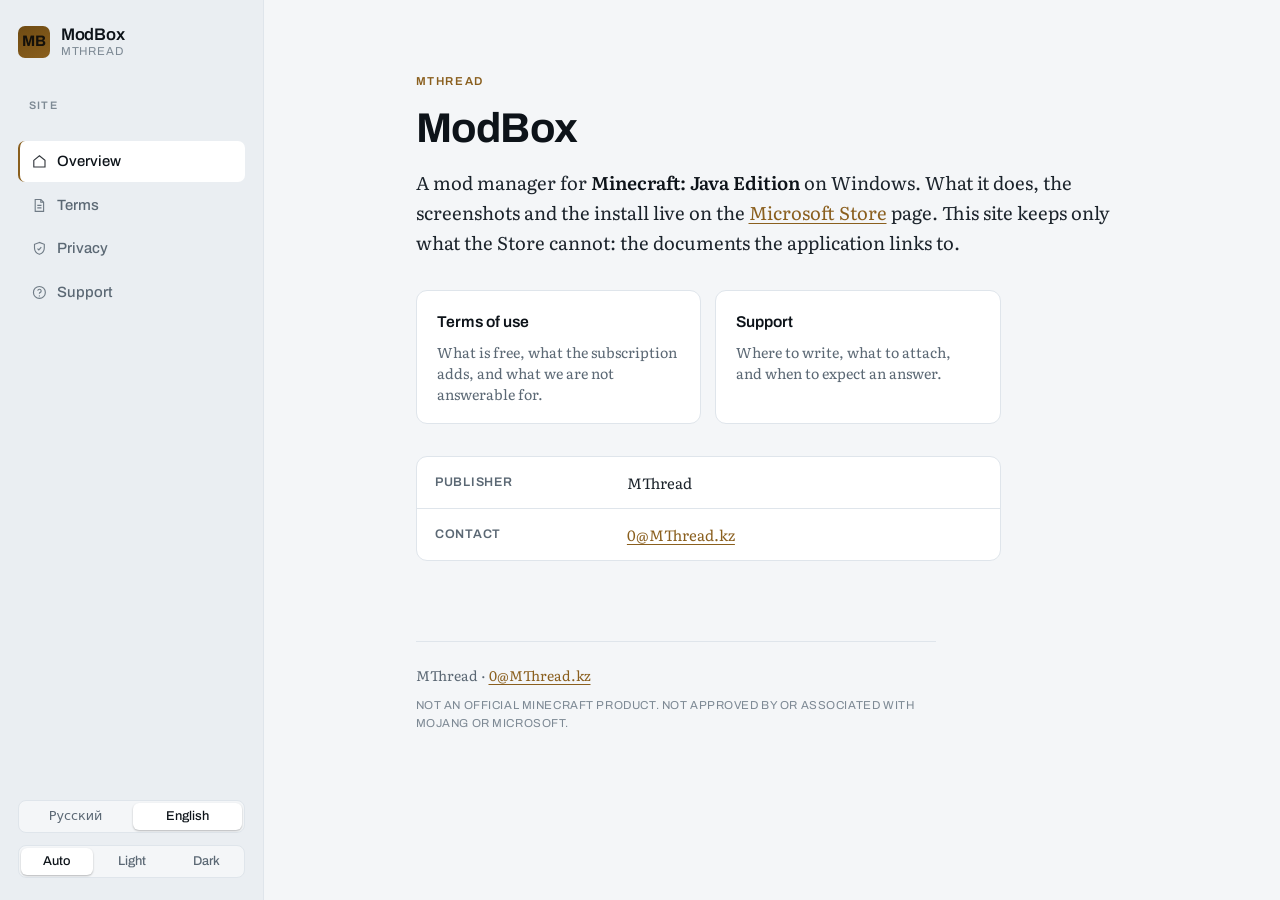
<file: index.html>
<!DOCTYPE html>
<html lang="ru">
<head>
<meta charset="utf-8" />
<meta name="viewport" content="width=device-width, initial-scale=1" />
<title data-ru="ModBox — MThread" data-en="ModBox — MThread">ModBox — MThread</title>
<meta name="robots" content="index, follow" />
<meta name="description" content="Документы ModBox: условия использования и поддержка. / ModBox documents: terms of use and support." />
<meta name="theme-color" content="#0f1419" />
<link rel="preconnect" href="https://fonts.googleapis.com" />
<link rel="preconnect" href="https://fonts.gstatic.com" crossorigin />
<link rel="stylesheet" href="https://fonts.googleapis.com/css2?family=Archivo:wght@400;500;600;700&amp;family=Literata:opsz,wght@7..72,400;7..72,500;7..72,600&amp;family=JetBrains+Mono:wght@400;500&amp;display=swap" />
<link rel="stylesheet" href="assets/site.css" />
</head>
<body data-active="ru">

<div class="shell">

  <aside class="rail">
    <a class="mark" href="" data-keep-lang>
      <span class="mark-glyph" aria-hidden="true">MB</span>
      <span class="mark-name">ModBox<span class="mark-by">MThread</span></span>
    </a>

    <nav aria-label="Разделы / Sections">
      <p class="rail-head"><span data-lang="ru">Сайт</span><span data-lang="en">Site</span></p>

      <a class="item" href="" aria-current="page" data-keep-lang>
        <svg viewBox="0 0 24 24" fill="none" stroke="currentColor" stroke-width="1.6" aria-hidden="true"><path d="M4 10.5 12 4l8 6.5V20H4z"/></svg>
        <span data-lang="ru">Обзор</span><span data-lang="en">Overview</span>
      </a>
      <a class="item" href="terms/" data-keep-lang>
        <svg viewBox="0 0 24 24" fill="none" stroke="currentColor" stroke-width="1.6" aria-hidden="true"><path d="M6 3.5h8l4 4V20.5H6z"/><path d="M14 3.5v4h4"/><path d="M9 12h6M9 15.5h6"/></svg>
        <span data-lang="ru">Условия</span><span data-lang="en">Terms</span>
      </a>
      <a class="item" href="privacy/" data-keep-lang>
        <svg viewBox="0 0 24 24" fill="none" stroke="currentColor" stroke-width="1.6" aria-hidden="true"><path d="M12 3.5 5 6.2v5.1c0 4 2.9 7.7 7 9.2 4.1-1.5 7-5.2 7-9.2V6.2z"/><path d="M9.3 12.2l1.9 1.9 3.5-3.9"/></svg>
        <span data-lang="ru">Конфиденциальность</span><span data-lang="en">Privacy</span>
      </a>
      <a class="item" href="support/" data-keep-lang>
        <svg viewBox="0 0 24 24" fill="none" stroke="currentColor" stroke-width="1.6" aria-hidden="true"><circle cx="12" cy="12" r="8.5"/><path d="M9.6 9.4a2.5 2.5 0 1 1 3.2 2.9c-.5.2-.8.7-.8 1.2v.4"/><circle cx="12" cy="17" r=".9" fill="currentColor" stroke="none"/></svg>
        <span data-lang="ru">Поддержка</span><span data-lang="en">Support</span>
      </a>
    </nav>

    <div class="rail-foot">
      <div class="switch" data-switch="lang" role="group" aria-label="Язык / Language">
        <button type="button" data-set-lang="ru" aria-pressed="false">Русский</button>
        <button type="button" data-set-lang="en" aria-pressed="false">English</button>
      </div>
      <div class="switch" data-switch="theme" role="group" aria-label="Тема / Theme">
        <button type="button" data-theme="auto" aria-pressed="false"><span data-lang="ru">Авто</span><span data-lang="en">Auto</span></button>
        <button type="button" data-theme="light" aria-pressed="false"><span data-lang="ru">Светлая</span><span data-lang="en">Light</span></button>
        <button type="button" data-theme="dark" aria-pressed="false"><span data-lang="ru">Тёмная</span><span data-lang="en">Dark</span></button>
      </div>
    </div>
  </aside>

  <main class="pane">
    <div class="page">

      <!-- ================================================== Russian -->
      <div data-lang="ru">
        <p class="eyebrow">MThread</p>
        <h1>ModBox</h1>
        <p class="lede">Менеджер модов для <strong>Minecraft: Java&nbsp;Edition</strong> под Windows.
        Что он умеет, снимки экрана и установка — на странице в <a href="https://apps.microsoft.com/detail/9MX2ZKZRB03H">Microsoft Store</a>.
        Здесь лежит только то, чего в магазине нет: документы, на которые ссылается приложение.</p>

        <ul class="cards">
          <li><a href="terms/" data-keep-lang><strong>Условия использования</strong><span>Что бесплатно, что входит в подписку и за что мы не отвечаем.</span></a></li>
          <li><a href="support/" data-keep-lang><strong>Поддержка</strong><span>Куда писать, что приложить и когда ждать ответа.</span></a></li>
        </ul>

        <dl class="facts">
          <div><dt>Издатель</dt><dd>MThread</dd></div>
          <div><dt>Связь</dt><dd><a href="mailto:0@MThread.kz">0@MThread.kz</a></dd></div>
        </dl>
      </div>

      <!-- ================================================== English -->
      <div data-lang="en">
        <p class="eyebrow">MThread</p>
        <h1>ModBox</h1>
        <p class="lede">A mod manager for <strong>Minecraft: Java&nbsp;Edition</strong> on Windows.
        What it does, the screenshots and the install live on the <a href="https://apps.microsoft.com/detail/9MX2ZKZRB03H">Microsoft Store</a> page.
        This site keeps only what the Store cannot: the documents the application links to.</p>

        <ul class="cards">
          <li><a href="terms/" data-keep-lang><strong>Terms of use</strong><span>What is free, what the subscription adds, and what we are not answerable for.</span></a></li>
          <li><a href="support/" data-keep-lang><strong>Support</strong><span>Where to write, what to attach, and when to expect an answer.</span></a></li>
        </ul>

        <dl class="facts">
          <div><dt>Publisher</dt><dd>MThread</dd></div>
          <div><dt>Contact</dt><dd><a href="mailto:0@MThread.kz">0@MThread.kz</a></dd></div>
        </dl>
      </div>

      <footer class="foot">
        <p>MThread · <a href="mailto:0@MThread.kz">0@MThread.kz</a></p>
        <p class="disclaimer"><span data-lang="ru">Не является официальным продуктом Minecraft. Не одобрено Mojang или Microsoft и не связано с ними.</span><span data-lang="en">Not an official Minecraft product. Not approved by or associated with Mojang or Microsoft.</span></p>
      </footer>

    </div>
  </main>
</div>

<script src="assets/site.js"></script>
</body>
</html>
</file>
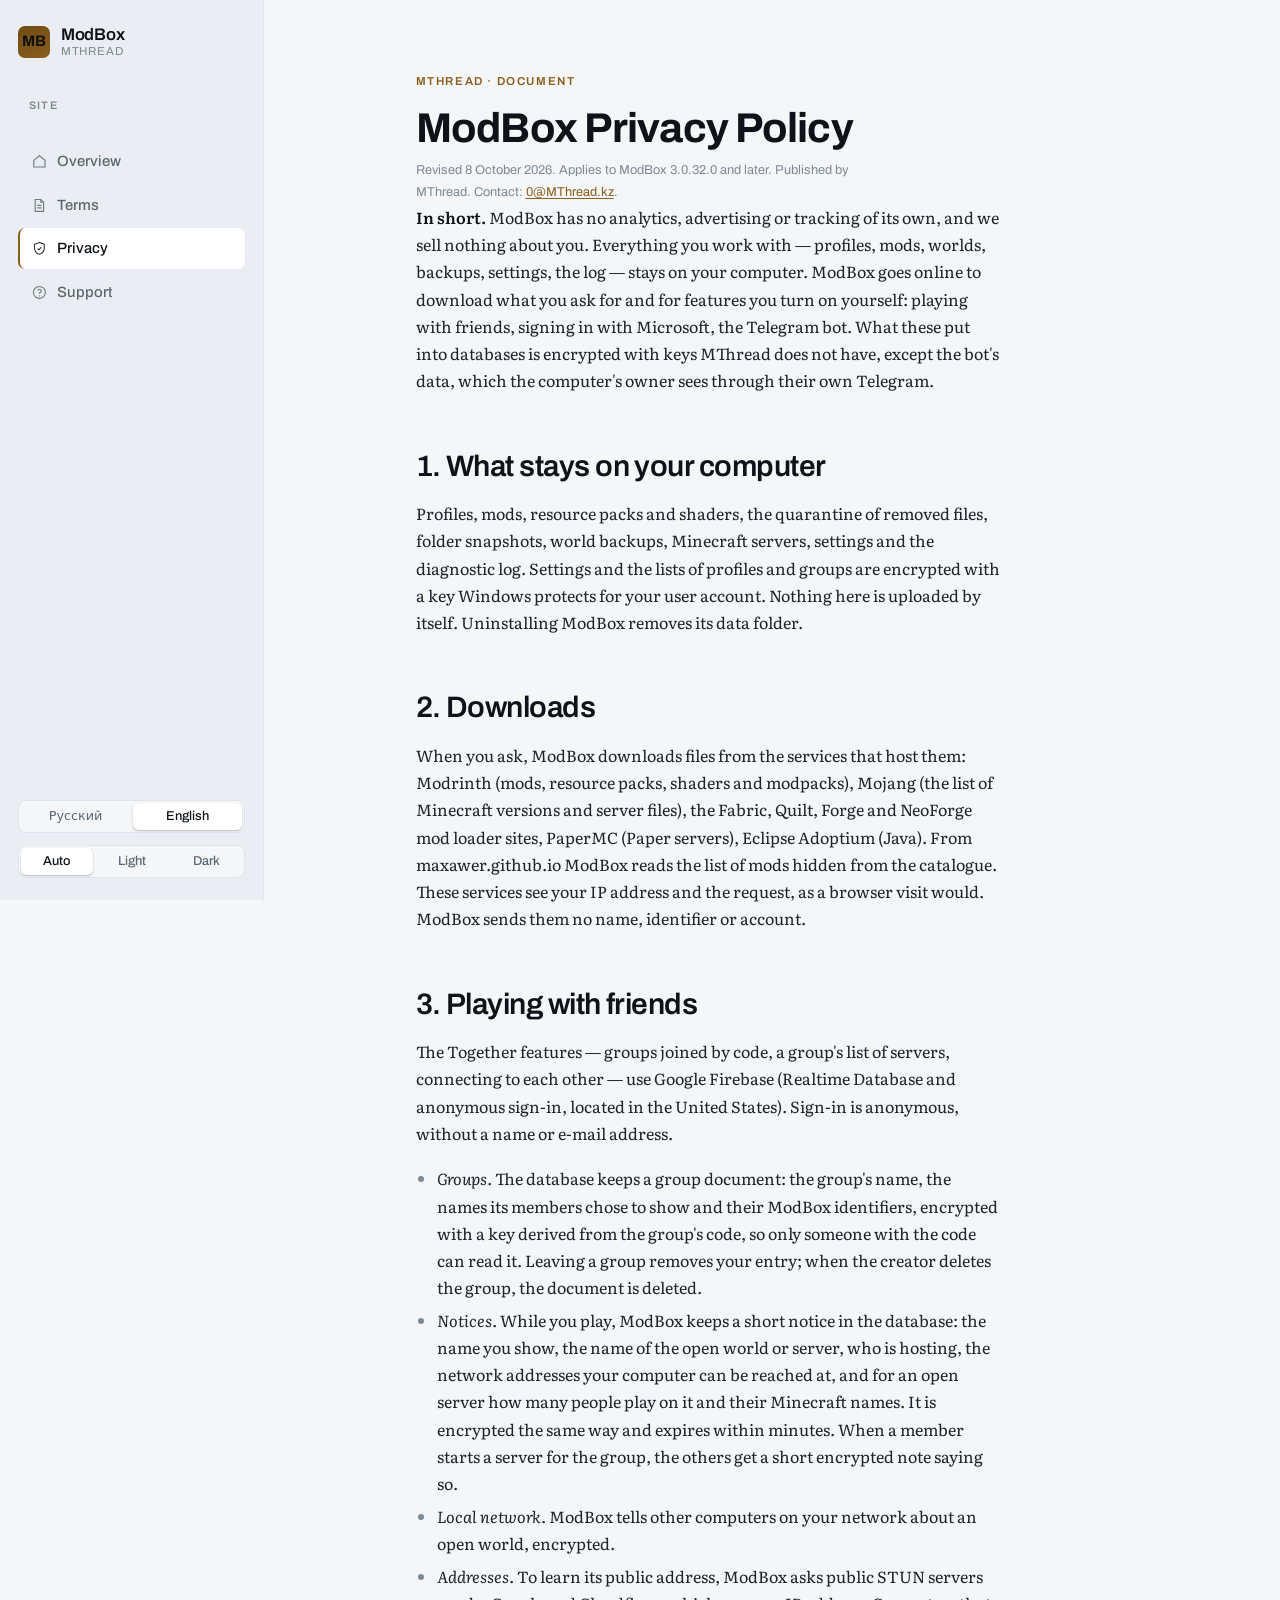
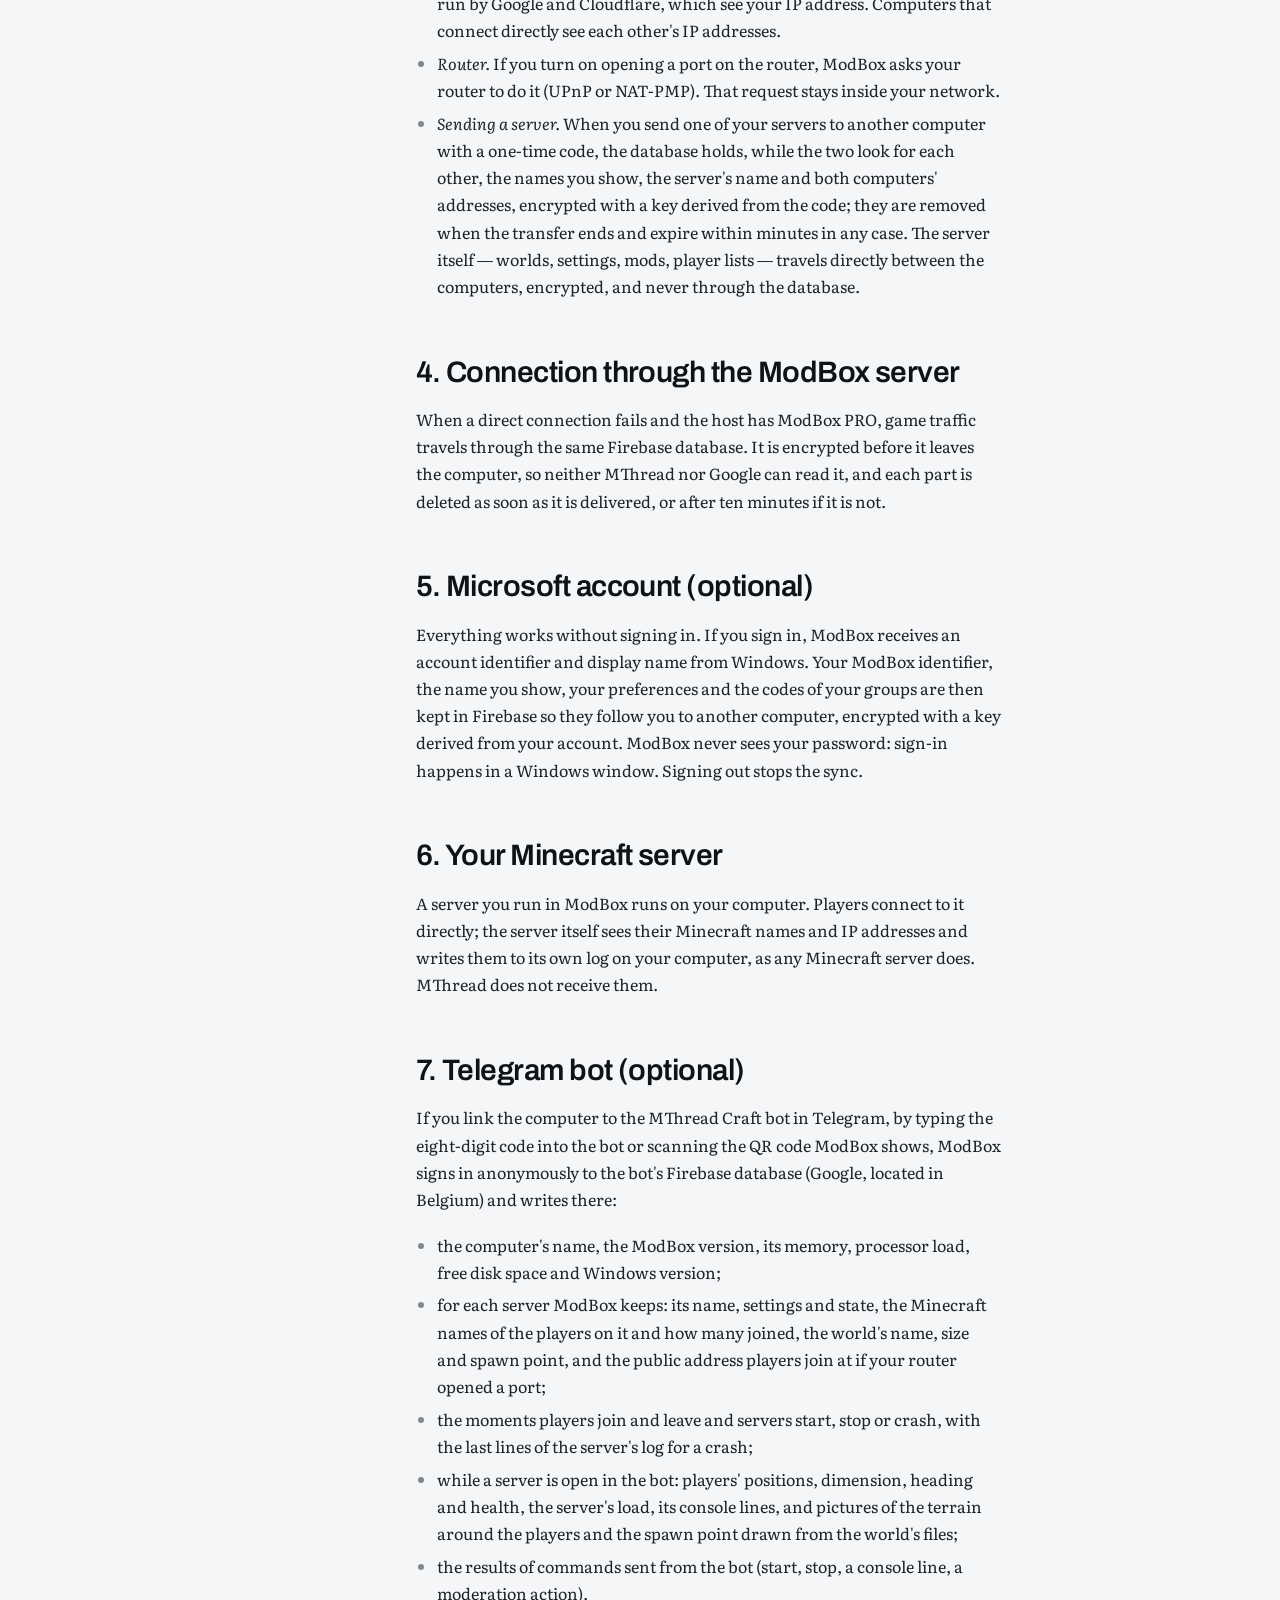
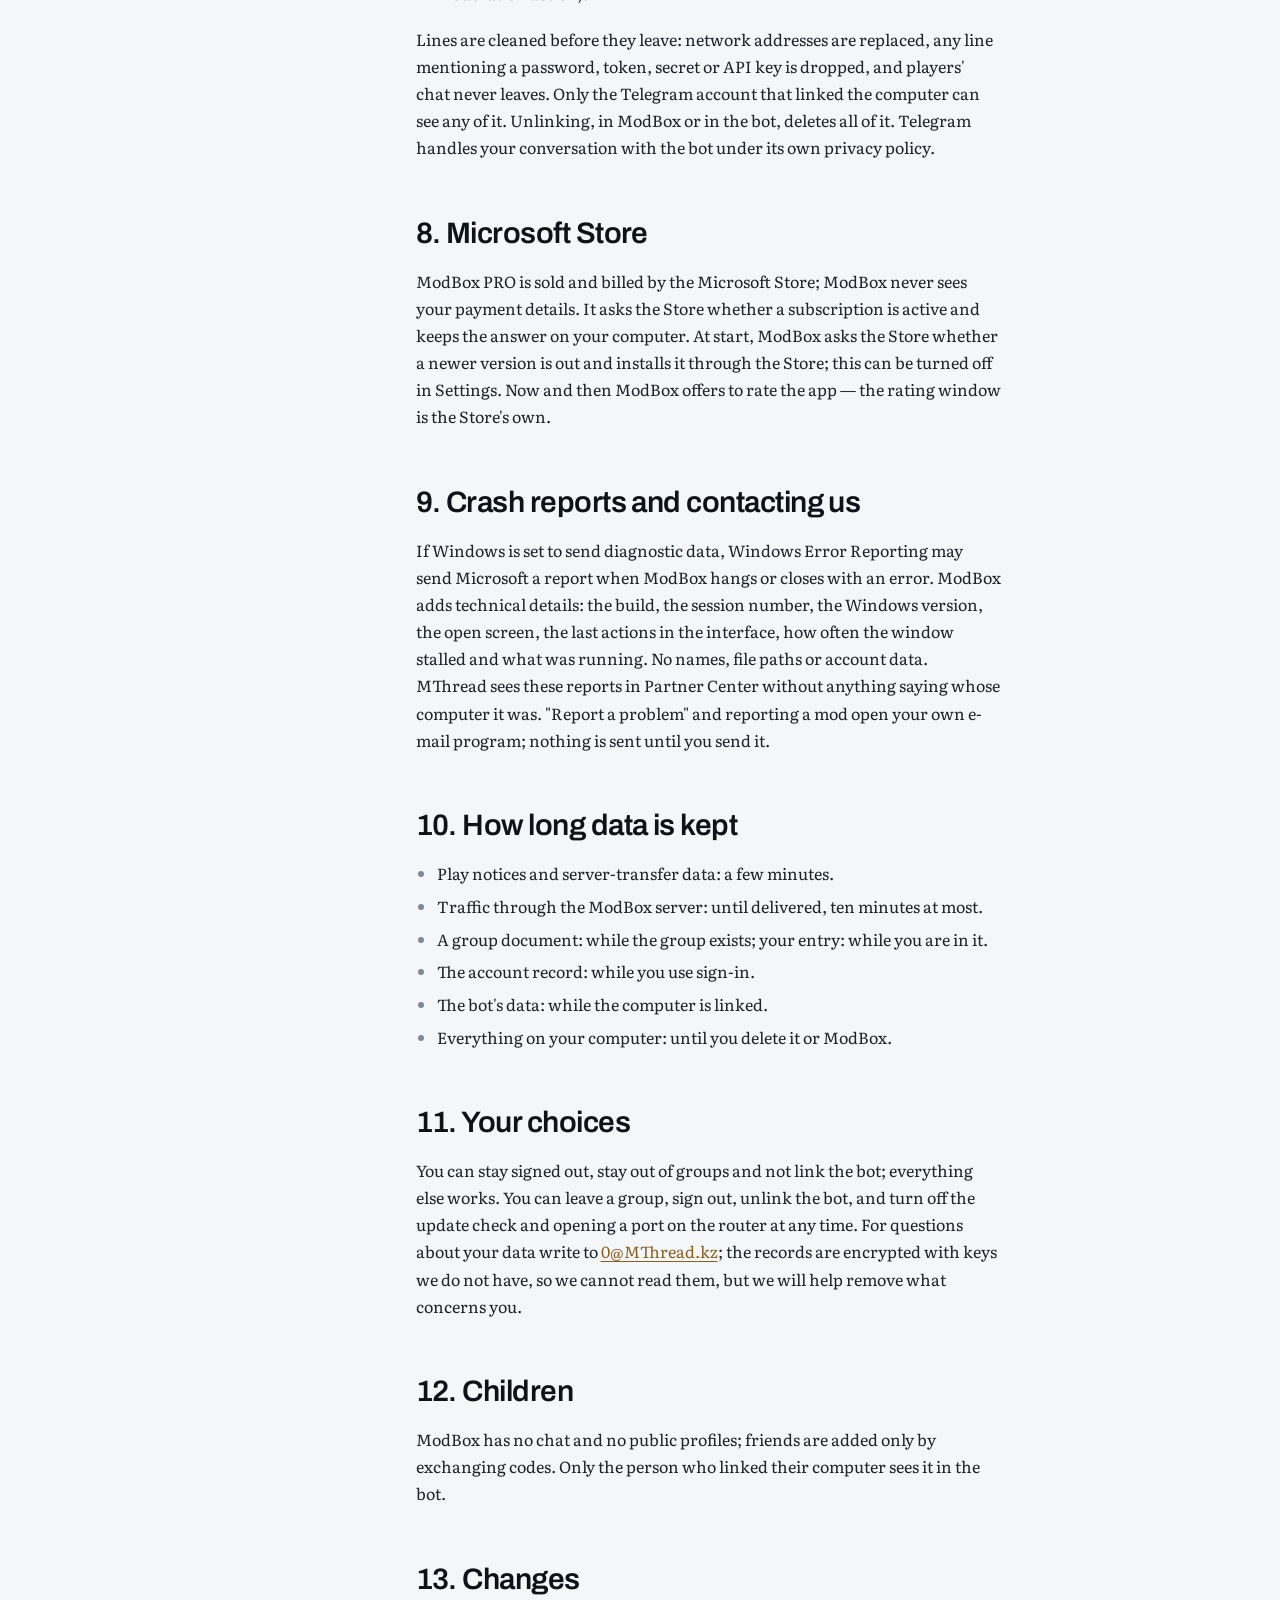
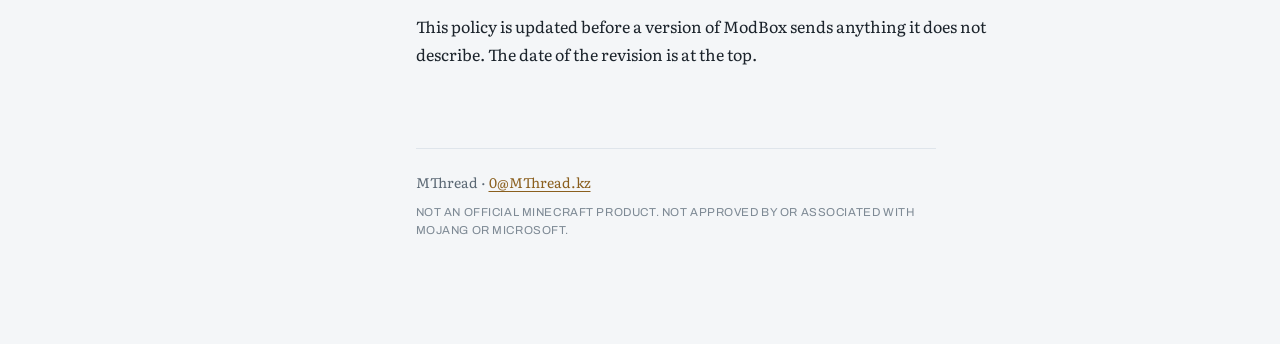
<file: privacy/index.html>
<!DOCTYPE html>
<html lang="ru">
<head>
<meta charset="utf-8" />
<meta name="viewport" content="width=device-width, initial-scale=1" />
<title data-ru="Политика конфиденциальности — ModBox" data-en="Privacy policy — ModBox">Политика конфиденциальности — ModBox</title>
<meta name="robots" content="index, follow" />
<meta name="description" content="Политика конфиденциальности ModBox. / The privacy policy for ModBox." />
<meta name="theme-color" content="#0f1419" />
<link rel="preconnect" href="https://fonts.googleapis.com" />
<link rel="preconnect" href="https://fonts.gstatic.com" crossorigin />
<link rel="stylesheet" href="https://fonts.googleapis.com/css2?family=Archivo:wght@400;500;600;700&amp;family=Literata:opsz,wght@7..72,400;7..72,500;7..72,600&amp;family=JetBrains+Mono:wght@400;500&amp;display=swap" />
<link rel="stylesheet" href="../assets/site.css" />
</head>
<body data-active="ru">

<div class="shell">

  <aside class="rail">
    <a class="mark" href="../" data-keep-lang>
      <span class="mark-glyph" aria-hidden="true">MB</span>
      <span class="mark-name">ModBox<span class="mark-by">MThread</span></span>
    </a>

    <nav aria-label="Разделы / Sections">
      <p class="rail-head"><span data-lang="ru">Сайт</span><span data-lang="en">Site</span></p>

      <a class="item" href="../" data-keep-lang>
        <svg viewBox="0 0 24 24" fill="none" stroke="currentColor" stroke-width="1.6" aria-hidden="true"><path d="M4 10.5 12 4l8 6.5V20H4z"/></svg>
        <span data-lang="ru">Обзор</span><span data-lang="en">Overview</span>
      </a>
      <a class="item" href="../terms/" data-keep-lang>
        <svg viewBox="0 0 24 24" fill="none" stroke="currentColor" stroke-width="1.6" aria-hidden="true"><path d="M6 3.5h8l4 4V20.5H6z"/><path d="M14 3.5v4h4"/><path d="M9 12h6M9 15.5h6"/></svg>
        <span data-lang="ru">Условия</span><span data-lang="en">Terms</span>
      </a>
      <a class="item" href="../privacy/" aria-current="page" data-keep-lang>
        <svg viewBox="0 0 24 24" fill="none" stroke="currentColor" stroke-width="1.6" aria-hidden="true"><path d="M12 3.5 5 6.2v5.1c0 4 2.9 7.7 7 9.2 4.1-1.5 7-5.2 7-9.2V6.2z"/><path d="M9.3 12.2l1.9 1.9 3.5-3.9"/></svg>
        <span data-lang="ru">Конфиденциальность</span><span data-lang="en">Privacy</span>
      </a>
      <a class="item" href="../support/" data-keep-lang>
        <svg viewBox="0 0 24 24" fill="none" stroke="currentColor" stroke-width="1.6" aria-hidden="true"><circle cx="12" cy="12" r="8.5"/><path d="M9.6 9.4a2.5 2.5 0 1 1 3.2 2.9c-.5.2-.8.7-.8 1.2v.4"/><circle cx="12" cy="17" r=".9" fill="currentColor" stroke="none"/></svg>
        <span data-lang="ru">Поддержка</span><span data-lang="en">Support</span>
      </a>
    </nav>

    <div class="rail-foot">
      <div class="switch" data-switch="lang" role="group" aria-label="Язык / Language">
        <button type="button" data-set-lang="ru" aria-pressed="false">Русский</button>
        <button type="button" data-set-lang="en" aria-pressed="false">English</button>
      </div>
      <div class="switch" data-switch="theme" role="group" aria-label="Тема / Theme">
        <button type="button" data-theme="auto" aria-pressed="false"><span data-lang="ru">Авто</span><span data-lang="en">Auto</span></button>
        <button type="button" data-theme="light" aria-pressed="false"><span data-lang="ru">Светлая</span><span data-lang="en">Light</span></button>
        <button type="button" data-theme="dark" aria-pressed="false"><span data-lang="ru">Тёмная</span><span data-lang="en">Dark</span></button>
      </div>
    </div>
  </aside>

  <main class="pane">
    <div class="page">

      <!-- ================================================== Russian -->
      <div data-lang="ru">
        <p class="eyebrow">MThread · Документ</p>
        <h1>Политика конфиденциальности ModBox</h1>
        <p class="updated">Редакция от 8 октября 2026 года. Применяется к ModBox 3.0.32.0 и более новым версиям. Издатель — MThread. Связь: <a href="mailto:0@MThread.kz">0@MThread.kz</a>.</p>

        <p><strong>Коротко.</strong> Своей аналитики, рекламы и слежки в ModBox нет, и мы ничего не продаём. Всё, с чем вы работаете, — сборки, моды, миры, резервные копии, настройки, журнал — лежит на вашем компьютере. В сеть ModBox выходит, чтобы скачать то, что вы попросили, и для функций, которые вы включаете сами: игра с друзьями, вход через Microsoft, Telegram-бот. Всё, что для этого уходит в базы данных, зашифровано ключами, которых у MThread нет, кроме сведений для бота: их видит владелец компьютера через свой Telegram.</p>
        <h2>1. Что хранится на вашем компьютере</h2>
        <p>Сборки (профили), моды, ресурс-паки и шейдеры, карантин удалённого, снимки папок, резервные копии миров, серверы Minecraft, настройки и диагностический журнал. Настройки, список сборок и групп зашифрованы ключом, который защищает Windows для вашей учётной записи. Ничто из этого не загружается само. Удаление ModBox удаляет его папку данных.</p>
        <h2>2. Скачивания</h2>
        <p>Когда вы просите, ModBox скачивает файлы у служб, которые их хранят: Modrinth (каталог модов, ресурс-паков, шейдеров и сборок), Mojang (список версий Minecraft и файлы сервера), сайты загрузчиков модов Fabric, Quilt, Forge и NeoForge, PaperMC (серверы Paper), Eclipse Adoptium (Java). С maxawer.github.io ModBox читает список модов, скрытых из каталога. Эти службы видят ваш IP-адрес и сам запрос — как при открытии страницы в браузере. Имени, идентификатора или аккаунта ModBox им не передаёт.</p>
        <h2>3. Игра с друзьями</h2>
        <p>Функции «Вместе»: группы по коду, общий список серверов группы, подключение друг к другу. Для них ModBox пользуется Google Firebase (Realtime Database и анонимный вход, серверы в США). Вход анонимный, без имени и почты.</p>
        <ul>
          <li><em>Группа.</em> В базе хранится документ группы: её название, имена, которые участники выбрали для показа, и их идентификаторы ModBox. Документ зашифрован ключом, который выводится из кода группы, поэтому прочитать его может только тот, у кого есть код. Когда вы выходите из группы, ваша запись из документа убирается; когда создатель удаляет группу, удаляется документ.</li>
          <li><em>Объявления.</em> Пока вы играете, ModBox держит в базе короткое объявление: ваше имя для показа, название открытого мира или сервера, кто его ведёт, сетевые адреса, по которым до вашего компьютера можно достучаться, а для открытого сервера — сколько на нём игроков и их ники в Minecraft. Объявление зашифровано так же и истекает через несколько минут. Когда участник запускает сервер для группы, остальным остаётся короткая зашифрованная записка об этом.</li>
          <li><em>Локальная сеть.</em> Другим компьютерам вашей сети ModBox сообщает об открытом мире в зашифрованном виде.</li>
          <li><em>Адреса.</em> Чтобы узнать внешний адрес компьютера, ModBox спрашивает публичные STUN-серверы Google и Cloudflare — они видят ваш IP-адрес. При прямом подключении компьютеры видят IP-адреса друг друга.</li>
          <li><em>Роутер.</em> Если вы включили открытие порта на роутере, ModBox просит об этом ваш роутер (UPnP или NAT-PMP). Этот запрос не выходит за пределы вашей сети.</li>
          <li><em>Передача сервера.</em> Когда вы отправляете свой сервер на другой компьютер по разовому коду, в базе на время поиска лежат имена для показа, название сервера и адреса обоих компьютеров, зашифрованные ключом из кода; они удаляются по окончании и в любом случае истекают через несколько минут. Сам сервер — миры, настройки, моды, списки игроков — идёт напрямую с компьютера на компьютер, зашифрованным, и через базу не проходит.</li>
        </ul>
        <h2>4. Подключение через сервер ModBox</h2>
        <p>Если напрямую подключиться не выходит, а у того, кто ведёт игру, есть ModBox PRO, игровой трафик идёт через ту же базу Firebase. Он шифруется ещё на компьютере, поэтому ни MThread, ни Google его не прочитают, и каждая часть удаляется сразу после доставки, а недоставленная — через десять минут.</p>
        <h2>5. Аккаунт Microsoft (по желанию)</h2>
        <p>Всё работает и без входа. Если вы входите, ModBox получает от Windows идентификатор аккаунта и отображаемое имя. Тогда ваш идентификатор в ModBox, имя для показа, настройки и коды ваших групп хранятся в Firebase, чтобы переехать с вами на другой компьютер, — зашифрованными ключом из вашего аккаунта. Пароль ModBox не видит: вход проходит в окне Windows. Выход из аккаунта прекращает синхронизацию.</p>
        <h2>6. Ваш сервер Minecraft</h2>
        <p>Сервер, который вы запускаете в ModBox, работает на вашем компьютере. Игроки подключаются к нему напрямую; их ники и IP-адреса видит сам сервер и пишет в свой журнал на вашем компьютере, как любой сервер Minecraft. MThread этих данных не получает.</p>
        <h2>7. Telegram-бот (по желанию)</h2>
        <p>Если вы привязываете компьютер к боту MThread Craft в Telegram, введя в боте восьмизначный код или отсканировав QR-код из ModBox, ModBox анонимно входит в базу Firebase бота (Google, серверы в Бельгии) и пишет туда:</p>
        <ul>
          <li>имя компьютера, версию ModBox, объём памяти, загрузку процессора, свободное место на диске, версию Windows;</li>
          <li>по каждому серверу ModBox — название, настройки и состояние, ники игроков на нём и сколько заходило, название, размер и точку появления мира, внешний адрес для подключения, если роутер открыл порт;</li>
          <li>моменты входа и выхода игроков, запуска, остановки и падения серверов, а при падении — последние строки журнала сервера;</li>
          <li>пока сервер открыт в боте — положение, измерение, направление взгляда и здоровье игроков, нагрузку сервера, строки консоли и картинки местности вокруг игроков и точки появления, нарисованные из файлов мира;</li>
          <li>результаты команд, которые пришли из бота (запуск, остановка, строка консоли, действие модерации).</li>
        </ul>
        <p>Строки очищаются до отправки: сетевые адреса заменяются, строка с паролем, токеном, секретом или ключом API не уходит вовсе, чат игроков не уходит никогда. Всё это видит только аккаунт Telegram, к которому привязан компьютер. Отвязка — в ModBox или в боте — удаляет всё. Сам Telegram обрабатывает вашу переписку с ботом по своей политике конфиденциальности.</p>
        <h2>8. Microsoft Store</h2>
        <p>ModBox PRO продаёт и списывает Microsoft Store; платёжных данных ModBox не видит. Он спрашивает у Store, действует ли подписка, и хранит ответ на компьютере. При запуске ModBox спрашивает у Store, не вышла ли новая версия, и ставит её через Store; это выключается в настройках. Иногда ModBox предлагает оценить приложение — окно оценки показывает сам Store.</p>
        <h2>9. Отчёты о сбоях и обращения</h2>
        <p>Если в Windows включена отправка диагностических данных, служба отчётов об ошибках Windows может отправить Microsoft отчёт, когда ModBox зависает или закрывается с ошибкой. ModBox добавляет в него технические сведения: версию сборки, номер сеанса, версию Windows, открытый экран, последние действия в интерфейсе, сколько раз окно подвисало и что было запущено. Имён, путей к файлам и данных аккаунта там нет. Эти отчёты MThread видит в Partner Center без сведений о том, чей это компьютер. «Сообщить о проблеме» и «Пожаловаться» на мод открывают вашу почтовую программу; ничего не уходит, пока вы сами не отправите письмо.</p>
        <h2>10. Сроки хранения</h2>
        <ul>
          <li>Объявления об игре, данные передачи сервера — несколько минут.</li>
          <li>Части трафика через сервер ModBox — до доставки, не дольше десяти минут.</li>
          <li>Документ группы — пока группа существует; ваша запись — пока вы в ней.</li>
          <li>Запись аккаунта — пока вы пользуетесь входом.</li>
          <li>Данные бота — пока компьютер привязан.</li>
          <li>Всё на компьютере — пока вы не удалите это или ModBox.</li>
        </ul>
        <h2>11. Ваш выбор</h2>
        <p>Не входить в аккаунт, не вступать в группы, не привязывать бота — всё остальное работает. Выйти из группы, выйти из аккаунта, отвязать бота, выключить проверку обновлений и открытие порта на роутере можно в любой момент. По вопросам о ваших данных пишите на <a href="mailto:0@MThread.kz">0@MThread.kz</a>; так как записи зашифрованы ключами, которых у нас нет, мы не можем их прочитать, но поможем удалить то, что относится к вам.</p>
        <h2>12. Дети</h2>
        <p>В ModBox нет чата и публичных профилей; друзья добавляются только обменом кодами. Бот видит только тот, кто привязал свой компьютер.</p>
        <h2>13. Изменения</h2>
        <p>Политика обновляется до выхода версии, которая передаёт что-то, здесь не описанное. Дата редакции стоит вверху.</p>
      </div>

      <!-- ================================================== English -->
      <div data-lang="en">
        <p class="eyebrow">MThread · Document</p>
        <h1>ModBox Privacy Policy</h1>
        <p class="updated">Revised 8 October 2026. Applies to ModBox 3.0.32.0 and later. Published by MThread. Contact: <a href="mailto:0@MThread.kz">0@MThread.kz</a>.</p>

        <p><strong>In short.</strong> ModBox has no analytics, advertising or tracking of its own, and we sell nothing about you. Everything you work with — profiles, mods, worlds, backups, settings, the log — stays on your computer. ModBox goes online to download what you ask for and for features you turn on yourself: playing with friends, signing in with Microsoft, the Telegram bot. What these put into databases is encrypted with keys MThread does not have, except the bot's data, which the computer's owner sees through their own Telegram.</p>
        <h2>1. What stays on your computer</h2>
        <p>Profiles, mods, resource packs and shaders, the quarantine of removed files, folder snapshots, world backups, Minecraft servers, settings and the diagnostic log. Settings and the lists of profiles and groups are encrypted with a key Windows protects for your user account. Nothing here is uploaded by itself. Uninstalling ModBox removes its data folder.</p>
        <h2>2. Downloads</h2>
        <p>When you ask, ModBox downloads files from the services that host them: Modrinth (mods, resource packs, shaders and modpacks), Mojang (the list of Minecraft versions and server files), the Fabric, Quilt, Forge and NeoForge mod loader sites, PaperMC (Paper servers), Eclipse Adoptium (Java). From maxawer.github.io ModBox reads the list of mods hidden from the catalogue. These services see your IP address and the request, as a browser visit would. ModBox sends them no name, identifier or account.</p>
        <h2>3. Playing with friends</h2>
        <p>The Together features — groups joined by code, a group's list of servers, connecting to each other — use Google Firebase (Realtime Database and anonymous sign-in, located in the United States). Sign-in is anonymous, without a name or e-mail address.</p>
        <ul>
          <li><em>Groups.</em> The database keeps a group document: the group's name, the names its members chose to show and their ModBox identifiers, encrypted with a key derived from the group's code, so only someone with the code can read it. Leaving a group removes your entry; when the creator deletes the group, the document is deleted.</li>
          <li><em>Notices.</em> While you play, ModBox keeps a short notice in the database: the name you show, the name of the open world or server, who is hosting, the network addresses your computer can be reached at, and for an open server how many people play on it and their Minecraft names. It is encrypted the same way and expires within minutes. When a member starts a server for the group, the others get a short encrypted note saying so.</li>
          <li><em>Local network.</em> ModBox tells other computers on your network about an open world, encrypted.</li>
          <li><em>Addresses.</em> To learn its public address, ModBox asks public STUN servers run by Google and Cloudflare, which see your IP address. Computers that connect directly see each other's IP addresses.</li>
          <li><em>Router.</em> If you turn on opening a port on the router, ModBox asks your router to do it (UPnP or NAT-PMP). That request stays inside your network.</li>
          <li><em>Sending a server.</em> When you send one of your servers to another computer with a one-time code, the database holds, while the two look for each other, the names you show, the server's name and both computers' addresses, encrypted with a key derived from the code; they are removed when the transfer ends and expire within minutes in any case. The server itself — worlds, settings, mods, player lists — travels directly between the computers, encrypted, and never through the database.</li>
        </ul>
        <h2>4. Connection through the ModBox server</h2>
        <p>When a direct connection fails and the host has ModBox PRO, game traffic travels through the same Firebase database. It is encrypted before it leaves the computer, so neither MThread nor Google can read it, and each part is deleted as soon as it is delivered, or after ten minutes if it is not.</p>
        <h2>5. Microsoft account (optional)</h2>
        <p>Everything works without signing in. If you sign in, ModBox receives an account identifier and display name from Windows. Your ModBox identifier, the name you show, your preferences and the codes of your groups are then kept in Firebase so they follow you to another computer, encrypted with a key derived from your account. ModBox never sees your password: sign-in happens in a Windows window. Signing out stops the sync.</p>
        <h2>6. Your Minecraft server</h2>
        <p>A server you run in ModBox runs on your computer. Players connect to it directly; the server itself sees their Minecraft names and IP addresses and writes them to its own log on your computer, as any Minecraft server does. MThread does not receive them.</p>
        <h2>7. Telegram bot (optional)</h2>
        <p>If you link the computer to the MThread Craft bot in Telegram, by typing the eight-digit code into the bot or scanning the QR code ModBox shows, ModBox signs in anonymously to the bot's Firebase database (Google, located in Belgium) and writes there:</p>
        <ul>
          <li>the computer's name, the ModBox version, its memory, processor load, free disk space and Windows version;</li>
          <li>for each server ModBox keeps: its name, settings and state, the Minecraft names of the players on it and how many joined, the world's name, size and spawn point, and the public address players join at if your router opened a port;</li>
          <li>the moments players join and leave and servers start, stop or crash, with the last lines of the server's log for a crash;</li>
          <li>while a server is open in the bot: players' positions, dimension, heading and health, the server's load, its console lines, and pictures of the terrain around the players and the spawn point drawn from the world's files;</li>
          <li>the results of commands sent from the bot (start, stop, a console line, a moderation action).</li>
        </ul>
        <p>Lines are cleaned before they leave: network addresses are replaced, any line mentioning a password, token, secret or API key is dropped, and players' chat never leaves. Only the Telegram account that linked the computer can see any of it. Unlinking, in ModBox or in the bot, deletes all of it. Telegram handles your conversation with the bot under its own privacy policy.</p>
        <h2>8. Microsoft Store</h2>
        <p>ModBox PRO is sold and billed by the Microsoft Store; ModBox never sees your payment details. It asks the Store whether a subscription is active and keeps the answer on your computer. At start, ModBox asks the Store whether a newer version is out and installs it through the Store; this can be turned off in Settings. Now and then ModBox offers to rate the app — the rating window is the Store's own.</p>
        <h2>9. Crash reports and contacting us</h2>
        <p>If Windows is set to send diagnostic data, Windows Error Reporting may send Microsoft a report when ModBox hangs or closes with an error. ModBox adds technical details: the build, the session number, the Windows version, the open screen, the last actions in the interface, how often the window stalled and what was running. No names, file paths or account data. MThread sees these reports in Partner Center without anything saying whose computer it was. "Report a problem" and reporting a mod open your own e-mail program; nothing is sent until you send it.</p>
        <h2>10. How long data is kept</h2>
        <ul>
          <li>Play notices and server-transfer data: a few minutes.</li>
          <li>Traffic through the ModBox server: until delivered, ten minutes at most.</li>
          <li>A group document: while the group exists; your entry: while you are in it.</li>
          <li>The account record: while you use sign-in.</li>
          <li>The bot's data: while the computer is linked.</li>
          <li>Everything on your computer: until you delete it or ModBox.</li>
        </ul>
        <h2>11. Your choices</h2>
        <p>You can stay signed out, stay out of groups and not link the bot; everything else works. You can leave a group, sign out, unlink the bot, and turn off the update check and opening a port on the router at any time. For questions about your data write to <a href="mailto:0@MThread.kz">0@MThread.kz</a>; the records are encrypted with keys we do not have, so we cannot read them, but we will help remove what concerns you.</p>
        <h2>12. Children</h2>
        <p>ModBox has no chat and no public profiles; friends are added only by exchanging codes. Only the person who linked their computer sees it in the bot.</p>
        <h2>13. Changes</h2>
        <p>This policy is updated before a version of ModBox sends anything it does not describe. The date of the revision is at the top.</p>
      </div>

      <footer class="foot">
        <p>MThread · <a href="mailto:0@MThread.kz">0@MThread.kz</a></p>
        <p class="disclaimer"><span data-lang="ru">Не является официальным продуктом Minecraft. Не одобрено Mojang или Microsoft и не связано с ними.</span><span data-lang="en">Not an official Minecraft product. Not approved by or associated with Mojang or Microsoft.</span></p>
      </footer>

    </div>
  </main>
</div>

<script src="../assets/site.js"></script>
</body>
</html>
</file>
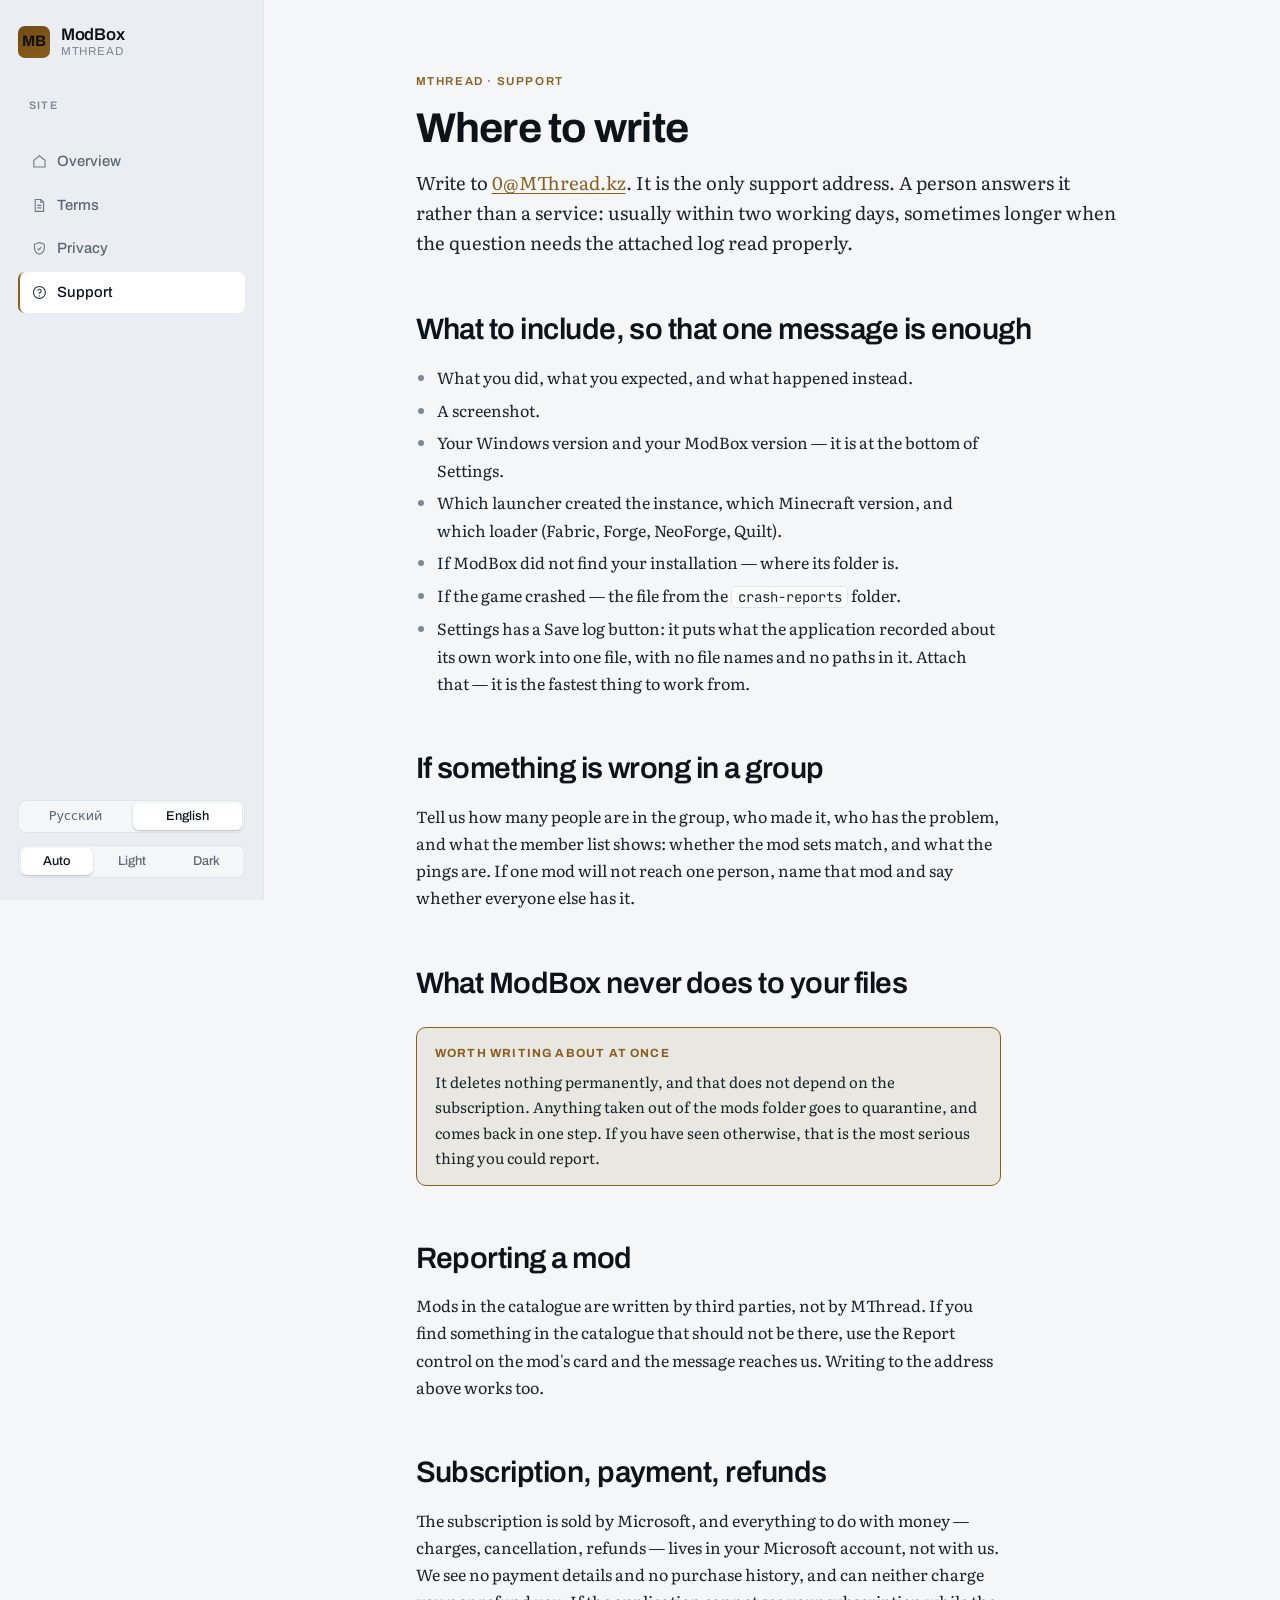
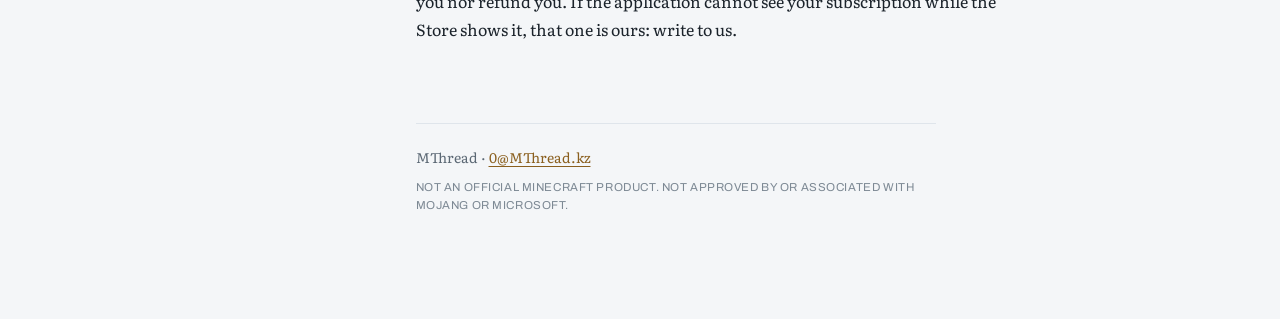
<file: support/index.html>
<!DOCTYPE html>
<html lang="ru">
<head>
<meta charset="utf-8" />
<meta name="viewport" content="width=device-width, initial-scale=1" />
<title data-ru="Поддержка — ModBox" data-en="Support — ModBox">Поддержка — ModBox</title>
<meta name="robots" content="index, follow" />
<meta name="description" content="Куда писать и что приложить. / Where to write, and what to attach." />
<meta name="theme-color" content="#0f1419" />
<link rel="preconnect" href="https://fonts.googleapis.com" />
<link rel="preconnect" href="https://fonts.gstatic.com" crossorigin />
<link rel="stylesheet" href="https://fonts.googleapis.com/css2?family=Archivo:wght@400;500;600;700&amp;family=Literata:opsz,wght@7..72,400;7..72,500;7..72,600&amp;family=JetBrains+Mono:wght@400;500&amp;display=swap" />
<link rel="stylesheet" href="../assets/site.css" />
</head>
<body data-active="ru">

<div class="shell">

  <aside class="rail">
    <a class="mark" href="../" data-keep-lang>
      <span class="mark-glyph" aria-hidden="true">MB</span>
      <span class="mark-name">ModBox<span class="mark-by">MThread</span></span>
    </a>

    <nav aria-label="Разделы / Sections">
      <p class="rail-head"><span data-lang="ru">Сайт</span><span data-lang="en">Site</span></p>

      <a class="item" href="../" data-keep-lang>
        <svg viewBox="0 0 24 24" fill="none" stroke="currentColor" stroke-width="1.6" aria-hidden="true"><path d="M4 10.5 12 4l8 6.5V20H4z"/></svg>
        <span data-lang="ru">Обзор</span><span data-lang="en">Overview</span>
      </a>
      <a class="item" href="../terms/" data-keep-lang>
        <svg viewBox="0 0 24 24" fill="none" stroke="currentColor" stroke-width="1.6" aria-hidden="true"><path d="M6 3.5h8l4 4V20.5H6z"/><path d="M14 3.5v4h4"/><path d="M9 12h6M9 15.5h6"/></svg>
        <span data-lang="ru">Условия</span><span data-lang="en">Terms</span>
      </a>
      <a class="item" href="../privacy/" data-keep-lang>
        <svg viewBox="0 0 24 24" fill="none" stroke="currentColor" stroke-width="1.6" aria-hidden="true"><path d="M12 3.5 5 6.2v5.1c0 4 2.9 7.7 7 9.2 4.1-1.5 7-5.2 7-9.2V6.2z"/><path d="M9.3 12.2l1.9 1.9 3.5-3.9"/></svg>
        <span data-lang="ru">Конфиденциальность</span><span data-lang="en">Privacy</span>
      </a>
      <a class="item" href="../support/" aria-current="page" data-keep-lang>
        <svg viewBox="0 0 24 24" fill="none" stroke="currentColor" stroke-width="1.6" aria-hidden="true"><circle cx="12" cy="12" r="8.5"/><path d="M9.6 9.4a2.5 2.5 0 1 1 3.2 2.9c-.5.2-.8.7-.8 1.2v.4"/><circle cx="12" cy="17" r=".9" fill="currentColor" stroke="none"/></svg>
        <span data-lang="ru">Поддержка</span><span data-lang="en">Support</span>
      </a>
    </nav>

    <div class="rail-foot">
      <div class="switch" data-switch="lang" role="group" aria-label="Язык / Language">
        <button type="button" data-set-lang="ru" aria-pressed="false">Русский</button>
        <button type="button" data-set-lang="en" aria-pressed="false">English</button>
      </div>
      <div class="switch" data-switch="theme" role="group" aria-label="Тема / Theme">
        <button type="button" data-theme="auto" aria-pressed="false"><span data-lang="ru">Авто</span><span data-lang="en">Auto</span></button>
        <button type="button" data-theme="light" aria-pressed="false"><span data-lang="ru">Светлая</span><span data-lang="en">Light</span></button>
        <button type="button" data-theme="dark" aria-pressed="false"><span data-lang="ru">Тёмная</span><span data-lang="en">Dark</span></button>
      </div>
    </div>
  </aside>

  <main class="pane">
    <div class="page">

      <!-- ================================================== Russian -->
      <div data-lang="ru">
        <p class="eyebrow">MThread · Поддержка</p>
        <h1>Куда писать</h1>
        <p class="lede">Пишите на <a href="mailto:0@MThread.kz">0@MThread.kz</a>. Это единственный адрес поддержки. Отвечает на нём человек, а не служба: обычно в течение двух рабочих дней, иногда дольше, если вопрос требует разобраться в присланном журнале.</p>

        <h2>Что приложить, чтобы вопрос решился с первого письма</h2>
        <ul>
          <li>Что вы делали, что ожидали увидеть и что увидели вместо этого.</li>
          <li>Снимок экрана.</li>
          <li>Версия Windows и версия ModBox — она написана в «Настройках», внизу.</li>
          <li>Каким лаунчером создана сборка, какая версия Minecraft и какой загрузчик (Fabric, Forge, NeoForge, Quilt).</li>
          <li>Если ModBox не нашёл вашу установку — где лежит её папка.</li>
          <li>Если игра падала — файл из папки <code>crash-reports</code>.</li>
          <li>В «Настройках» есть кнопка «Сохранить журнал»: она складывает в один файл то, что приложение записало о своей работе, без имён файлов и путей. Приложите его — с ним разбор идёт быстрее всего.</li>
        </ul>

        <h2>Если что-то не так в группе</h2>
        <p>Напишите, сколько человек в группе, кто её создал, у кого проблема и что показывает список участников: сходится ли набор модов, какой пинг. Если мод не доезжает до кого-то одного — назовите этот мод и скажите, есть ли он у остальных.</p>

        <h2>Что ModBox никогда не делает с вашими файлами</h2>
        <div class="note">
          <b>Это стоит написать сразу</b>
          Он ничего не удаляет безвозвратно, и это не зависит от подписки. Всё, что убирается из папки модов, переносится в карантин, откуда возвращается одним действием. Если вы столкнулись с обратным — это самое серьёзное, о чём можно сообщить.
        </div>

        <h2>Пожаловаться на мод</h2>
        <p>Моды в каталоге написаны третьими лицами, а не MThread. Если вы увидели в каталоге то, чего там быть не должно, воспользуйтесь кнопкой «Пожаловаться» в карточке мода — сообщение придёт нам. Написать на адрес выше тоже можно.</p>

        <h2>Подписка, оплата, возврат</h2>
        <p>Подписку продаёт Microsoft, и всё, что касается денег — списания, отмена, возврат, — находится в вашем аккаунте Microsoft, а не у нас. Мы не видим ни платёжных данных, ни истории покупок и не можем ни списать средства, ни вернуть их. Если приложение не видит вашу подписку, а Store её показывает — вот об этом пишите нам, это уже наша часть.</p>
      </div>

      <!-- ================================================== English -->
      <div data-lang="en">
        <p class="eyebrow">MThread · Support</p>
        <h1>Where to write</h1>
        <p class="lede">Write to <a href="mailto:0@MThread.kz">0@MThread.kz</a>. It is the only support address. A person answers it rather than a service: usually within two working days, sometimes longer when the question needs the attached log read properly.</p>

        <h2>What to include, so that one message is enough</h2>
        <ul>
          <li>What you did, what you expected, and what happened instead.</li>
          <li>A screenshot.</li>
          <li>Your Windows version and your ModBox version — it is at the bottom of Settings.</li>
          <li>Which launcher created the instance, which Minecraft version, and which loader (Fabric, Forge, NeoForge, Quilt).</li>
          <li>If ModBox did not find your installation — where its folder is.</li>
          <li>If the game crashed — the file from the <code>crash-reports</code> folder.</li>
          <li>Settings has a Save log button: it puts what the application recorded about its own work into one file, with no file names and no paths in it. Attach that — it is the fastest thing to work from.</li>
        </ul>

        <h2>If something is wrong in a group</h2>
        <p>Tell us how many people are in the group, who made it, who has the problem, and what the member list shows: whether the mod sets match, and what the pings are. If one mod will not reach one person, name that mod and say whether everyone else has it.</p>

        <h2>What ModBox never does to your files</h2>
        <div class="note">
          <b>Worth writing about at once</b>
          It deletes nothing permanently, and that does not depend on the subscription. Anything taken out of the mods folder goes to quarantine, and comes back in one step. If you have seen otherwise, that is the most serious thing you could report.
        </div>

        <h2>Reporting a mod</h2>
        <p>Mods in the catalogue are written by third parties, not by MThread. If you find something in the catalogue that should not be there, use the Report control on the mod's card and the message reaches us. Writing to the address above works too.</p>

        <h2>Subscription, payment, refunds</h2>
        <p>The subscription is sold by Microsoft, and everything to do with money — charges, cancellation, refunds — lives in your Microsoft account, not with us. We see no payment details and no purchase history, and can neither charge you nor refund you. If the application cannot see your subscription while the Store shows it, that one is ours: write to us.</p>
      </div>

      <footer class="foot">
        <p>MThread · <a href="mailto:0@MThread.kz">0@MThread.kz</a></p>
        <p class="disclaimer"><span data-lang="ru">Не является официальным продуктом Minecraft. Не одобрено Mojang или Microsoft и не связано с ними.</span><span data-lang="en">Not an official Minecraft product. Not approved by or associated with Mojang or Microsoft.</span></p>
      </footer>

    </div>
  </main>
</div>

<script src="../assets/site.js"></script>
</body>
</html>
</file>
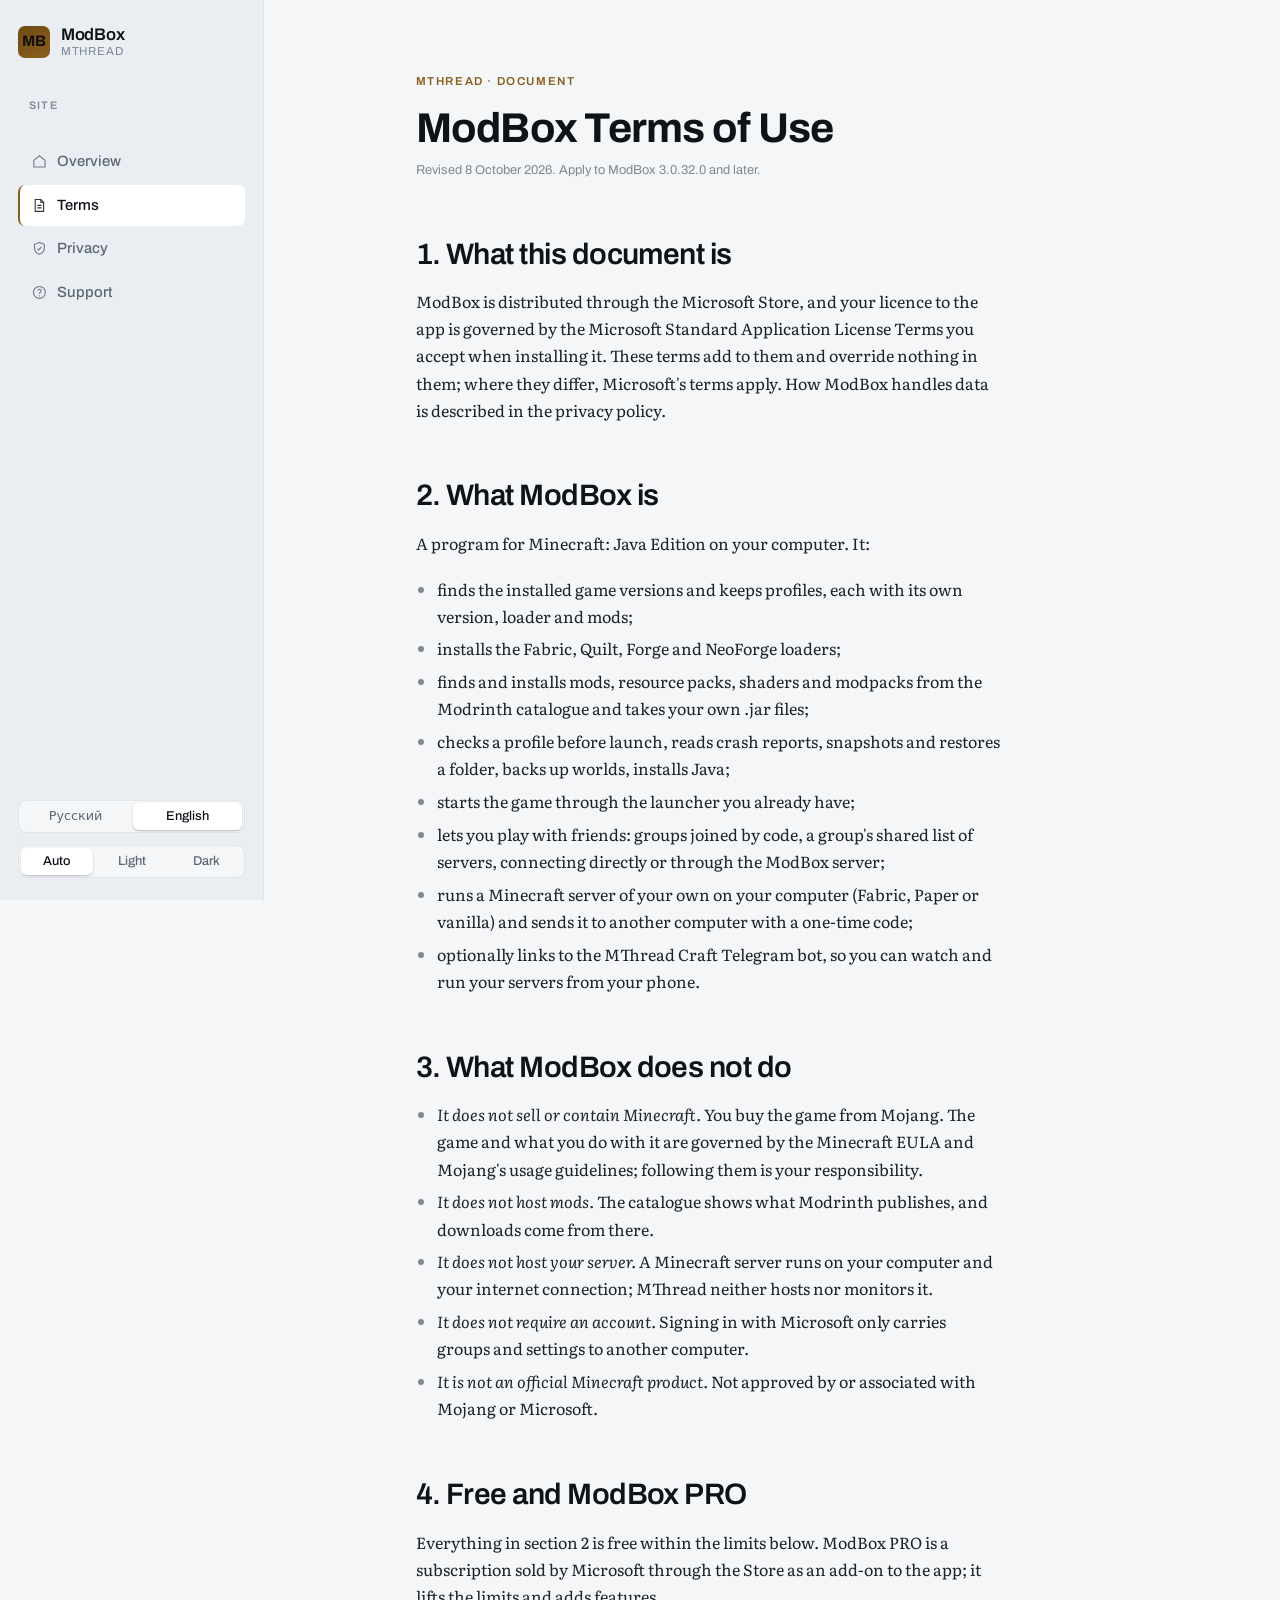
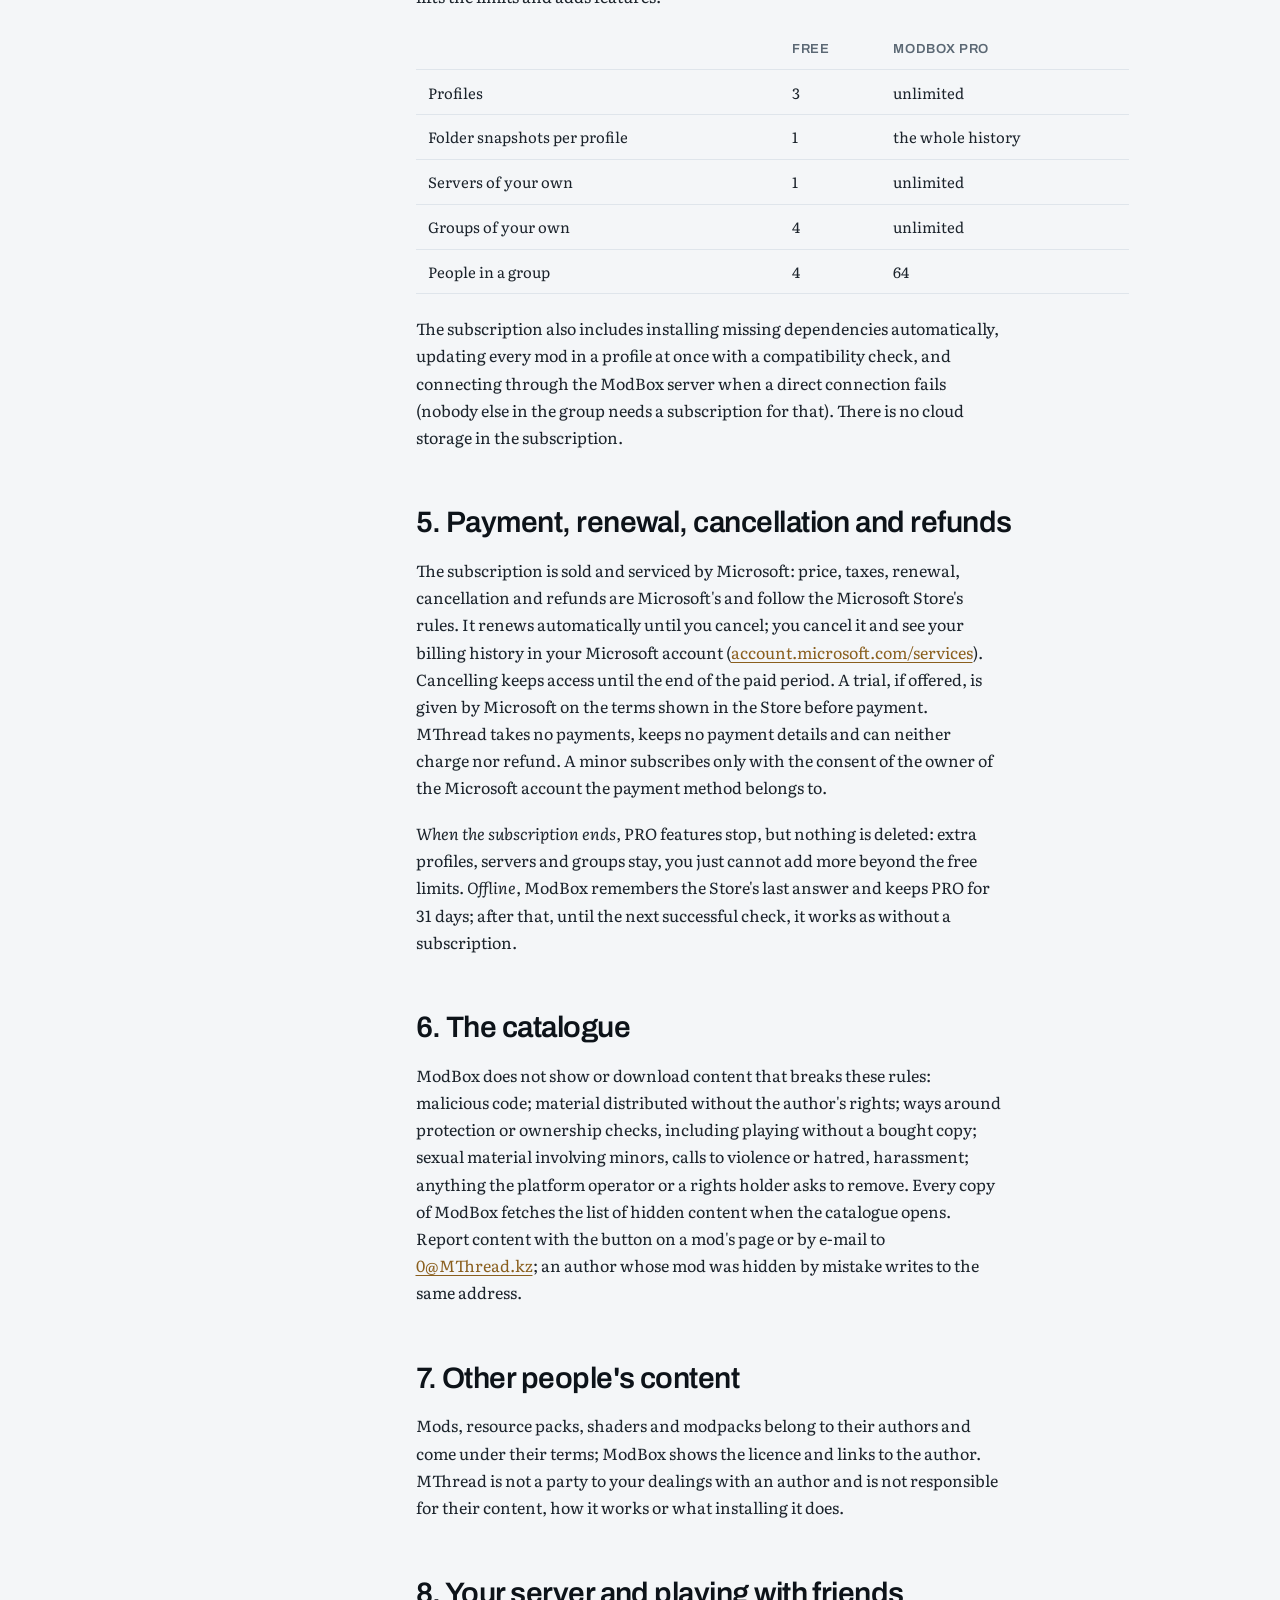
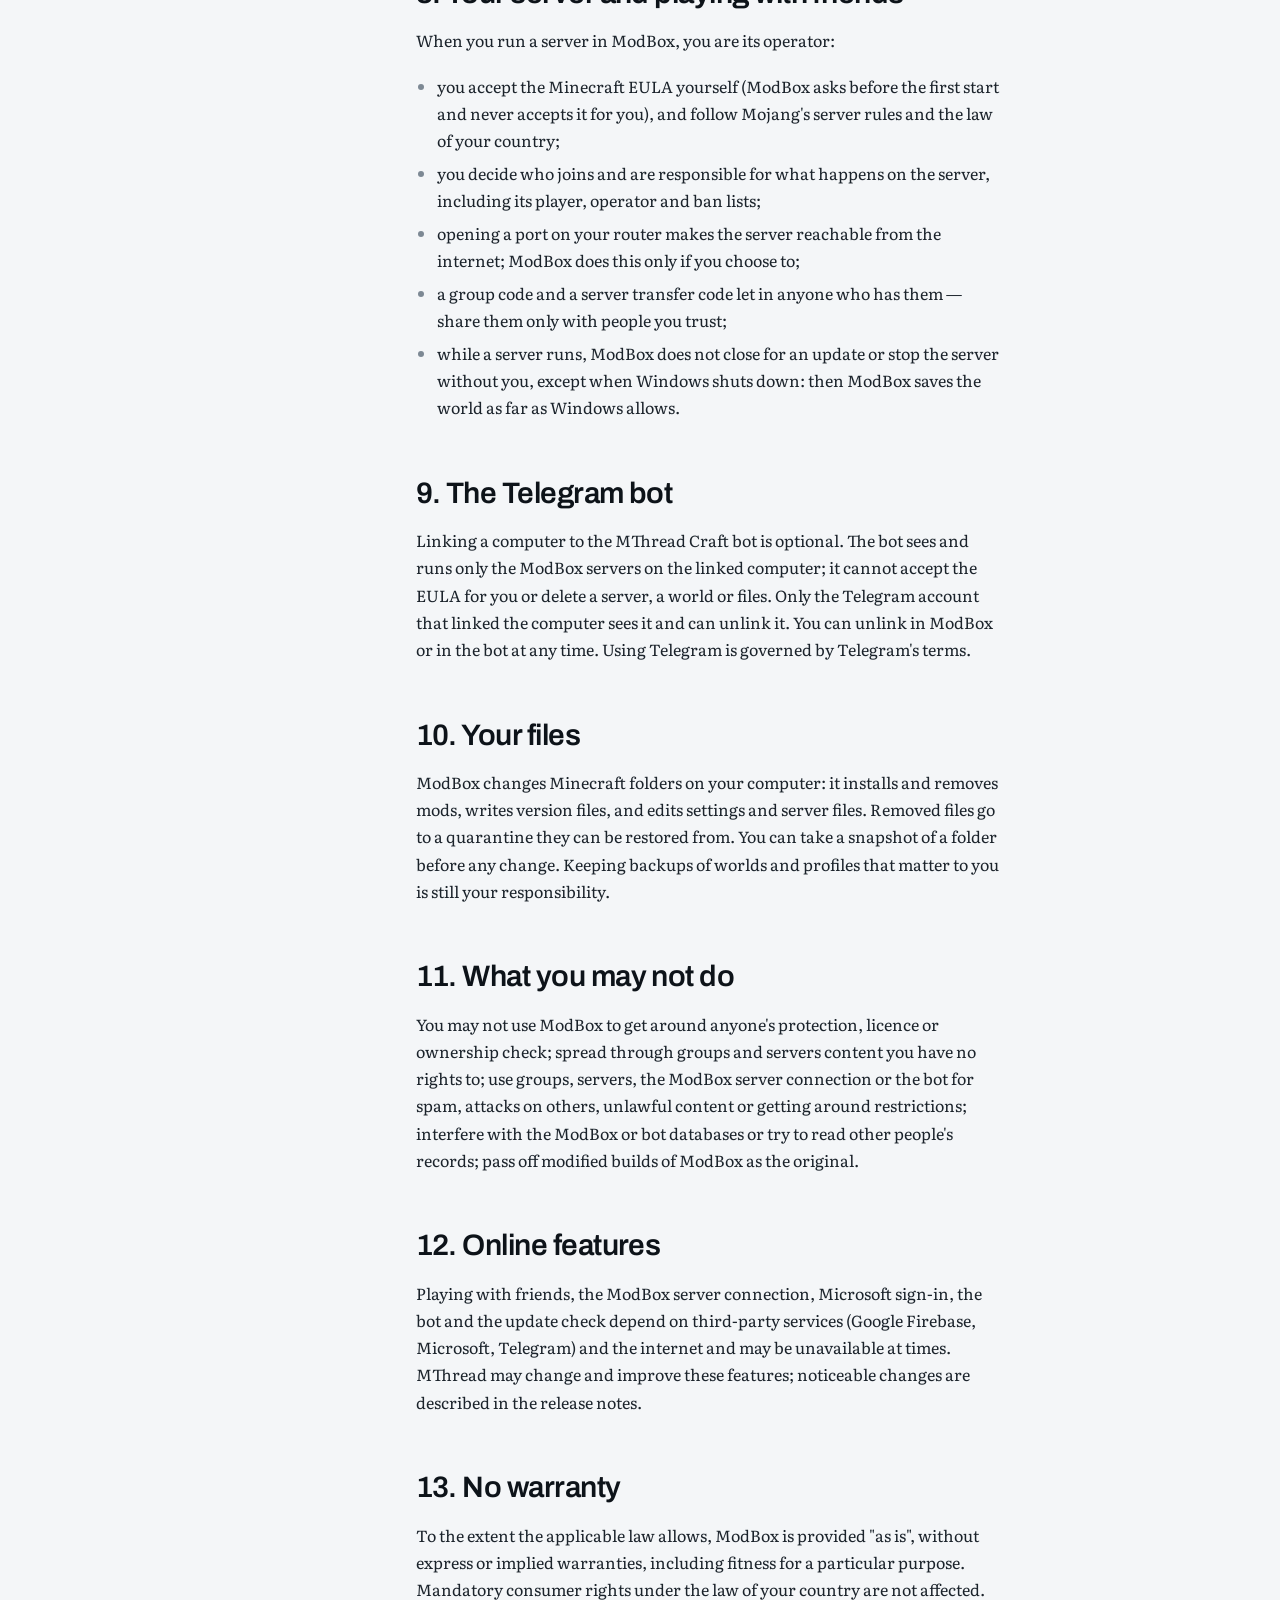
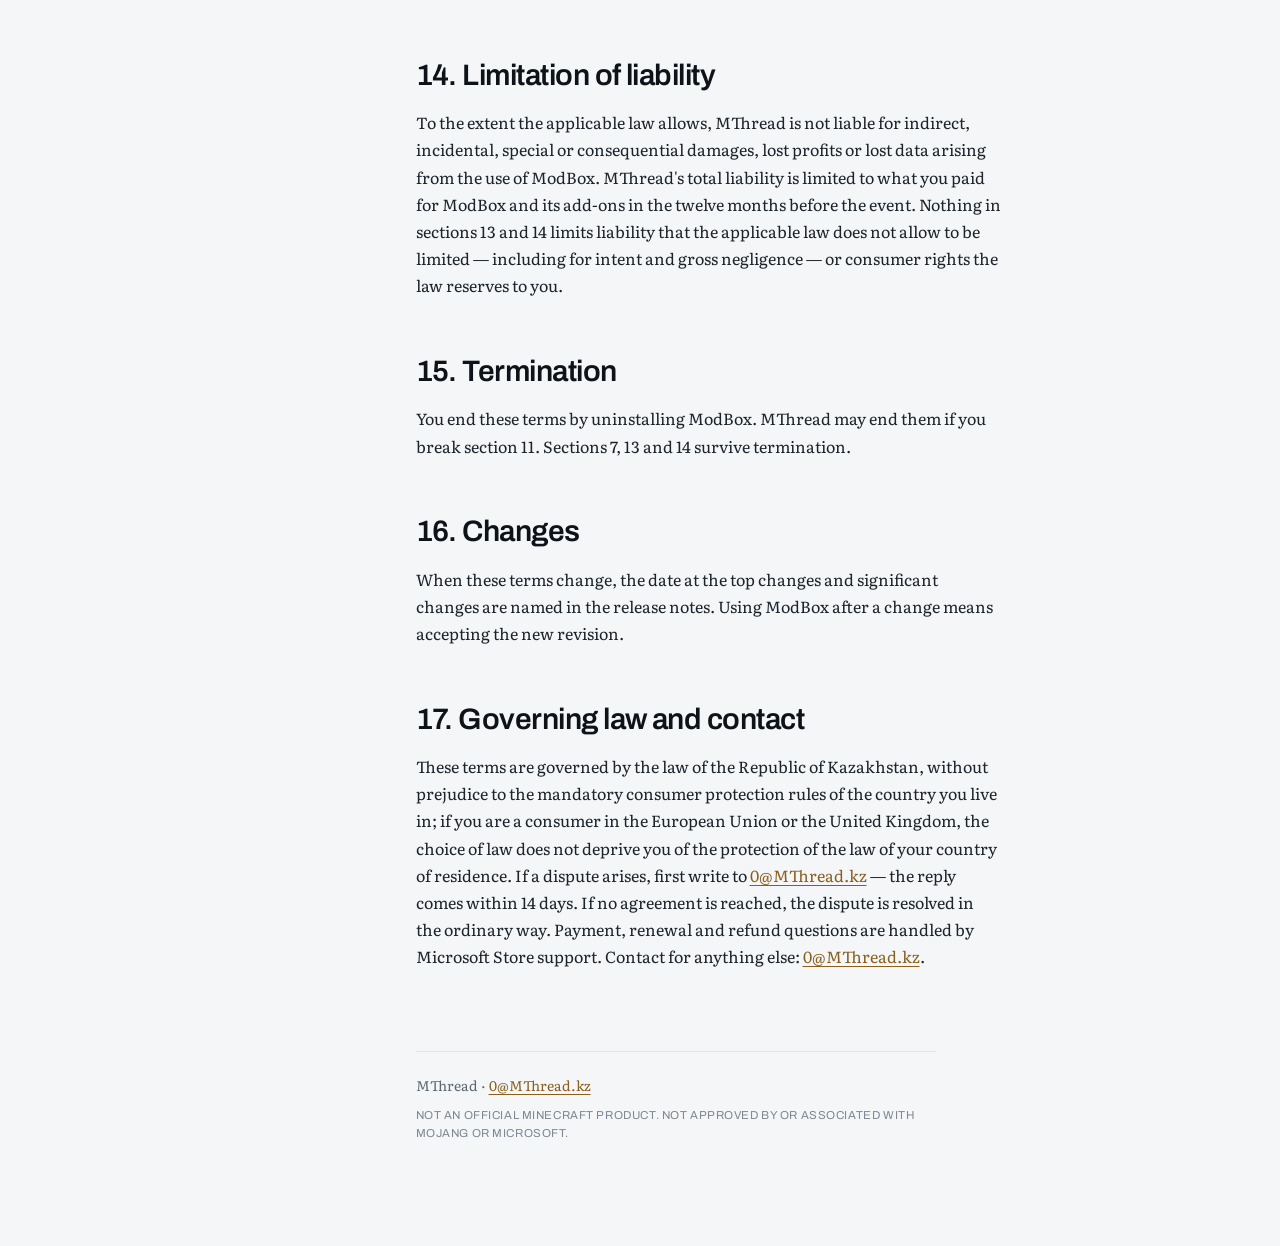
<file: terms/index.html>
<!DOCTYPE html>
<html lang="ru">
<head>
<meta charset="utf-8" />
<meta name="viewport" content="width=device-width, initial-scale=1" />
<title data-ru="Условия использования — ModBox" data-en="Terms of use — ModBox">Условия использования — ModBox</title>
<meta name="robots" content="index, follow" />
<meta name="description" content="Условия использования ModBox. / The terms of use for ModBox." />
<meta name="theme-color" content="#0f1419" />
<link rel="preconnect" href="https://fonts.googleapis.com" />
<link rel="preconnect" href="https://fonts.gstatic.com" crossorigin />
<link rel="stylesheet" href="https://fonts.googleapis.com/css2?family=Archivo:wght@400;500;600;700&amp;family=Literata:opsz,wght@7..72,400;7..72,500;7..72,600&amp;family=JetBrains+Mono:wght@400;500&amp;display=swap" />
<link rel="stylesheet" href="../assets/site.css" />
</head>
<body data-active="ru">

<div class="shell">

  <aside class="rail">
    <a class="mark" href="../" data-keep-lang>
      <span class="mark-glyph" aria-hidden="true">MB</span>
      <span class="mark-name">ModBox<span class="mark-by">MThread</span></span>
    </a>

    <nav aria-label="Разделы / Sections">
      <p class="rail-head"><span data-lang="ru">Сайт</span><span data-lang="en">Site</span></p>

      <a class="item" href="../" data-keep-lang>
        <svg viewBox="0 0 24 24" fill="none" stroke="currentColor" stroke-width="1.6" aria-hidden="true"><path d="M4 10.5 12 4l8 6.5V20H4z"/></svg>
        <span data-lang="ru">Обзор</span><span data-lang="en">Overview</span>
      </a>
      <a class="item" href="../terms/" aria-current="page" data-keep-lang>
        <svg viewBox="0 0 24 24" fill="none" stroke="currentColor" stroke-width="1.6" aria-hidden="true"><path d="M6 3.5h8l4 4V20.5H6z"/><path d="M14 3.5v4h4"/><path d="M9 12h6M9 15.5h6"/></svg>
        <span data-lang="ru">Условия</span><span data-lang="en">Terms</span>
      </a>
      <a class="item" href="../privacy/" data-keep-lang>
        <svg viewBox="0 0 24 24" fill="none" stroke="currentColor" stroke-width="1.6" aria-hidden="true"><path d="M12 3.5 5 6.2v5.1c0 4 2.9 7.7 7 9.2 4.1-1.5 7-5.2 7-9.2V6.2z"/><path d="M9.3 12.2l1.9 1.9 3.5-3.9"/></svg>
        <span data-lang="ru">Конфиденциальность</span><span data-lang="en">Privacy</span>
      </a>
      <a class="item" href="../support/" data-keep-lang>
        <svg viewBox="0 0 24 24" fill="none" stroke="currentColor" stroke-width="1.6" aria-hidden="true"><circle cx="12" cy="12" r="8.5"/><path d="M9.6 9.4a2.5 2.5 0 1 1 3.2 2.9c-.5.2-.8.7-.8 1.2v.4"/><circle cx="12" cy="17" r=".9" fill="currentColor" stroke="none"/></svg>
        <span data-lang="ru">Поддержка</span><span data-lang="en">Support</span>
      </a>
    </nav>

    <div class="rail-foot">
      <div class="switch" data-switch="lang" role="group" aria-label="Язык / Language">
        <button type="button" data-set-lang="ru" aria-pressed="false">Русский</button>
        <button type="button" data-set-lang="en" aria-pressed="false">English</button>
      </div>
      <div class="switch" data-switch="theme" role="group" aria-label="Тема / Theme">
        <button type="button" data-theme="auto" aria-pressed="false"><span data-lang="ru">Авто</span><span data-lang="en">Auto</span></button>
        <button type="button" data-theme="light" aria-pressed="false"><span data-lang="ru">Светлая</span><span data-lang="en">Light</span></button>
        <button type="button" data-theme="dark" aria-pressed="false"><span data-lang="ru">Тёмная</span><span data-lang="en">Dark</span></button>
      </div>
    </div>
  </aside>

  <main class="pane">
    <div class="page">

      <!-- ================================================== Russian -->
      <div data-lang="ru">
        <p class="eyebrow">MThread · Документ</p>
        <h1>Условия использования ModBox</h1>
        <p class="updated">Редакция от 8 октября 2026 года. Применяются к ModBox 3.0.32.0 и более новым версиям.</p>

        <h2>1. Что это за документ</h2>
        <p>ModBox распространяется через Microsoft Store, и ваша лицензия на приложение регулируется Стандартными условиями лицензии на приложения Microsoft, которые вы принимаете при установке. Эти условия их дополняют и ничего в них не отменяют. Где они расходятся, действуют условия Microsoft. Как ModBox обращается с данными, описано в политике конфиденциальности.</p>
        <h2>2. Что такое ModBox</h2>
        <p>Программа для Minecraft: Java Edition на вашем компьютере. Она:</p>
        <ul>
          <li>находит установленные версии игры и ведёт сборки (профили) — каждая со своей версией, загрузчиком и модами;</li>
          <li>ставит загрузчики Fabric, Quilt, Forge и NeoForge;</li>
          <li>ищет и ставит моды, ресурс-паки, шейдеры и сборки из каталога Modrinth и принимает ваши файлы .jar;</li>
          <li>проверяет сборку перед запуском, разбирает отчёты о вылетах, снимает и возвращает состояние папки, делает резервные копии миров, ставит Java;</li>
          <li>запускает игру через уже установленный у вас лаунчер;</li>
          <li>даёт играть с друзьями: группы по коду, общий список серверов группы, подключение напрямую или через сервер ModBox;</li>
          <li>запускает на вашем компьютере собственный сервер Minecraft (Fabric, Paper или ванильный) и передаёт его на другой компьютер по разовому коду;</li>
          <li>по желанию связывается с Telegram-ботом MThread Craft, чтобы вы видели и запускали свои серверы с телефона.</li>
        </ul>
        <h2>3. Чего ModBox не делает</h2>
        <ul>
          <li><em>Не продаёт и не содержит Minecraft.</em> Игру нужно купить у Mojang. На неё и на всё, что вы с ней делаете, распространяются лицензионное соглашение Minecraft (EULA) и правила использования Mojang; их соблюдение — ваша обязанность.</li>
          <li><em>Не размещает моды.</em> Каталог показывает то, что публикует Modrinth, и скачивание идёт оттуда.</li>
          <li><em>Не держит ваш сервер.</em> Сервер Minecraft работает на вашем компьютере и вашем интернете; MThread его не размещает и за ним не следит.</li>
          <li><em>Не требует аккаунта.</em> Вход через Microsoft нужен только для переноса групп и настроек на другой компьютер.</li>
          <li><em>Не официальный продукт Minecraft.</em> Не одобрен Mojang или Microsoft и с ними не связан.</li>
        </ul>
        <h2>4. Бесплатно и ModBox PRO</h2>
        <p>Всё, что перечислено в разделе 2, доступно бесплатно в пределах таблицы ниже. ModBox PRO — подписка, которую продаёт Microsoft через Store как надстройку к приложению; она снимает ограничения и добавляет возможности.</p>
        <div class="tablewrap full"><table>
          <thead><tr><th></th><th>Бесплатно</th><th>ModBox PRO</th></tr></thead>
          <tbody>
            <tr><td>Сборок (профилей)</td><td>3</td><td>без ограничения</td></tr>
            <tr><td>Снимков папки на сборку</td><td>1</td><td>вся история</td></tr>
            <tr><td>Своих серверов</td><td>1</td><td>без ограничения</td></tr>
            <tr><td>Своих групп</td><td>4</td><td>без ограничения</td></tr>
            <tr><td>Человек в группе</td><td>4</td><td>64</td></tr>
          </tbody>
        </table></div>
        <p>Кроме того, в подписку входят: автоматическая установка недостающих зависимостей, обновление всех модов сборки одним действием с проверкой совместимости, подключение через сервер ModBox, когда напрямую не получается (остальным в группе подписка для этого не нужна). Облачного хранилища в подписке нет.</p>
        <h2>5. Оплата, продление, отмена и возврат</h2>
        <p>Подписку продаёт и обслуживает Microsoft: цена, налоги, продление, отмена и возврат — на стороне Microsoft и по правилам Microsoft Store. Подписка продлевается автоматически, пока вы её не отмените; отменить её и посмотреть историю списаний можно в аккаунте Microsoft (<a href="https://account.microsoft.com/services">account.microsoft.com/services</a>). Отмена оставляет доступ до конца оплаченного срока. Пробный период, если он предложен, даёт Microsoft на условиях, показанных в Store до оплаты. MThread не принимает платежей, не хранит платёжных данных и не может ни списать, ни вернуть деньги. Несовершеннолетний оформляет подписку только с согласия владельца аккаунта Microsoft, к которому привязан способ оплаты.</p>
        <p><em>Когда подписка заканчивается</em>, возможности PRO перестают работать, но ничего не удаляется: лишние сборки, серверы и группы остаются, просто нельзя завести новые сверх бесплатного предела. <em>Без сети</em> ModBox помнит последний ответ Store и сохраняет PRO 31 день; дальше, до следующей успешной проверки, работает как без подписки.</p>
        <h2>6. Каталог</h2>
        <p>ModBox не показывает и не скачивает содержимое, нарушающее эти правила: вредоносный код; материалы, распространяемые без прав автора; обход защиты и проверки прав, в том числе игры без купленной копии; сексуальные материалы с участием несовершеннолетних, призывы к насилию и ненависти, травля людей; то, что требует убрать оператор площадки или правообладатель. Список скрытого каждая копия ModBox получает при открытии каталога. Пожаловаться можно кнопкой в карточке мода или письмом на <a href="mailto:0@MThread.kz">0@MThread.kz</a>; автор, чей мод скрыт по ошибке, пишет на тот же адрес.</p>
        <h2>7. Чужое содержимое</h2>
        <p>Моды, ресурс-паки, шейдеры и сборки принадлежат их авторам и распространяются на их условиях; ModBox показывает лицензию и ссылку на автора. MThread не является стороной отношений между вами и автором и не отвечает за чужое содержимое, его работу и последствия установки.</p>
        <h2>8. Ваш сервер и игра с друзьями</h2>
        <p>Запуская сервер в ModBox, вы — его оператор:</p>
        <ul>
          <li>вы принимаете EULA Minecraft за себя (ModBox спрашивает об этом перед первым запуском и не принимает его за вас), соблюдаете правила Mojang для серверов и законы своей страны;</li>
          <li>вы решаете, кого пускать, и отвечаете за то, что происходит на сервере, в том числе за списки игроков, операторов и банов;</li>
          <li>открывая порт на роутере, вы делаете сервер доступным из интернета; ModBox делает это только по вашему выбору;</li>
          <li>код группы и код передачи сервера дают доступ всем, у кого они есть, — передавайте их только тем, кому доверяете;</li>
          <li>когда работает сервер, ModBox не закрывается ради обновления и не останавливает сервер без вашего ведома, кроме выключения Windows: тогда ModBox успевает сохранить мир, насколько позволяет Windows.</li>
        </ul>
        <h2>9. Telegram-бот</h2>
        <p>Привязка компьютера к боту MThread Craft — по желанию. Бот видит и запускает только серверы ModBox на привязанном компьютере; он не может принять EULA за вас, удалить сервер, мир или файлы. Привязанный компьютер видит и может отвязать тот аккаунт Telegram, который его привязал. Отвязать можно в ModBox или в боте в любой момент. Пользование Telegram регулируется условиями Telegram.</p>
        <h2>10. Ваши файлы</h2>
        <p>ModBox меняет папки Minecraft на вашем компьютере: ставит и убирает моды, пишет файлы версий, правит настройки и файлы серверов. Удалённое кладётся в карантин, откуда возвращается. Снимок папки можно снять перед любым изменением. Тем не менее держать резервные копии важных миров и сборок — ваша забота.</p>
        <h2>11. Чего делать нельзя</h2>
        <p>Нельзя: обходить с помощью ModBox чью-либо защиту, лицензию или проверку прав; распространять через группы и серверы содержимое, на которое у вас нет прав; использовать группы, серверы, подключение через сервер ModBox или бота для спама, атак на других, незаконного содержимого или обхода ограничений; вмешиваться в работу баз данных ModBox и бота или пытаться читать чужие записи; выдавать изменённые сборки ModBox за оригинал.</p>
        <h2>12. Онлайн-функции</h2>
        <p>Игра с друзьями, подключение через сервер ModBox, вход через Microsoft, бот и проверка обновлений зависят от сторонних служб (Google Firebase, Microsoft, Telegram) и интернета и могут временно не работать. MThread может менять и улучшать эти функции; заметные изменения описываются в примечаниях к выпуску.</p>
        <h2>13. Отсутствие гарантий</h2>
        <p>Насколько это допускает применимое право, ModBox предоставляется «как есть», без явных или подразумеваемых гарантий, включая пригодность для конкретной цели. Обязательные права потребителя по закону вашей страны этим не затрагиваются.</p>
        <h2>14. Ограничение ответственности</h2>
        <p>Насколько это допускает применимое право, MThread не отвечает за косвенные, случайные, специальные или последующие убытки, упущенную выгоду и утрату данных, связанные с использованием ModBox. Совокупная ответственность MThread ограничена суммой, которую вы уплатили за ModBox и его надстройки за двенадцать месяцев до события. Ничто в разделах 13 и 14 не ограничивает ответственность, которую по применимому праву ограничить нельзя, — в том числе за умысел и грубую неосторожность — и права потребителя, которые закон оставляет за вами.</p>
        <h2>15. Прекращение</h2>
        <p>Вы прекращаете действие условий, удалив ModBox. MThread может прекратить их при нарушении раздела 11. Разделы 7, 13 и 14 действуют и после прекращения.</p>
        <h2>16. Изменения</h2>
        <p>При изменении условий меняется дата вверху, а существенные изменения называются в примечаниях к выпуску. Продолжая пользоваться ModBox после изменения, вы принимаете новую редакцию.</p>
        <h2>17. Применимое право и связь</h2>
        <p>К условиям применяется право Республики Казахстан без ущерба для обязательных норм защиты прав потребителей страны, где вы живёте; если вы потребитель в Европейском союзе или Соединённом Королевстве, выбор права не лишает вас защиты права страны вашего проживания. Если возник спор, сначала напишите на <a href="mailto:0@MThread.kz">0@MThread.kz</a> — ответ приходит в течение 14 дней. Если договориться не удалось, спор решается в общем порядке. Вопросы оплаты, продления и возврата решает поддержка Microsoft Store. Связь по любым вопросам: <a href="mailto:0@MThread.kz">0@MThread.kz</a>.</p>
      </div>

      <!-- ================================================== English -->
      <div data-lang="en">
        <p class="eyebrow">MThread · Document</p>
        <h1>ModBox Terms of Use</h1>
        <p class="updated">Revised 8 October 2026. Apply to ModBox 3.0.32.0 and later.</p>

        <h2>1. What this document is</h2>
        <p>ModBox is distributed through the Microsoft Store, and your licence to the app is governed by the Microsoft Standard Application License Terms you accept when installing it. These terms add to them and override nothing in them; where they differ, Microsoft's terms apply. How ModBox handles data is described in the privacy policy.</p>
        <h2>2. What ModBox is</h2>
        <p>A program for Minecraft: Java Edition on your computer. It:</p>
        <ul>
          <li>finds the installed game versions and keeps profiles, each with its own version, loader and mods;</li>
          <li>installs the Fabric, Quilt, Forge and NeoForge loaders;</li>
          <li>finds and installs mods, resource packs, shaders and modpacks from the Modrinth catalogue and takes your own .jar files;</li>
          <li>checks a profile before launch, reads crash reports, snapshots and restores a folder, backs up worlds, installs Java;</li>
          <li>starts the game through the launcher you already have;</li>
          <li>lets you play with friends: groups joined by code, a group's shared list of servers, connecting directly or through the ModBox server;</li>
          <li>runs a Minecraft server of your own on your computer (Fabric, Paper or vanilla) and sends it to another computer with a one-time code;</li>
          <li>optionally links to the MThread Craft Telegram bot, so you can watch and run your servers from your phone.</li>
        </ul>
        <h2>3. What ModBox does not do</h2>
        <ul>
          <li><em>It does not sell or contain Minecraft.</em> You buy the game from Mojang. The game and what you do with it are governed by the Minecraft EULA and Mojang's usage guidelines; following them is your responsibility.</li>
          <li><em>It does not host mods.</em> The catalogue shows what Modrinth publishes, and downloads come from there.</li>
          <li><em>It does not host your server.</em> A Minecraft server runs on your computer and your internet connection; MThread neither hosts nor monitors it.</li>
          <li><em>It does not require an account.</em> Signing in with Microsoft only carries groups and settings to another computer.</li>
          <li><em>It is not an official Minecraft product.</em> Not approved by or associated with Mojang or Microsoft.</li>
        </ul>
        <h2>4. Free and ModBox PRO</h2>
        <p>Everything in section 2 is free within the limits below. ModBox PRO is a subscription sold by Microsoft through the Store as an add-on to the app; it lifts the limits and adds features.</p>
        <div class="tablewrap full"><table>
          <thead><tr><th></th><th>Free</th><th>ModBox PRO</th></tr></thead>
          <tbody>
            <tr><td>Profiles</td><td>3</td><td>unlimited</td></tr>
            <tr><td>Folder snapshots per profile</td><td>1</td><td>the whole history</td></tr>
            <tr><td>Servers of your own</td><td>1</td><td>unlimited</td></tr>
            <tr><td>Groups of your own</td><td>4</td><td>unlimited</td></tr>
            <tr><td>People in a group</td><td>4</td><td>64</td></tr>
          </tbody>
        </table></div>
        <p>The subscription also includes installing missing dependencies automatically, updating every mod in a profile at once with a compatibility check, and connecting through the ModBox server when a direct connection fails (nobody else in the group needs a subscription for that). There is no cloud storage in the subscription.</p>
        <h2>5. Payment, renewal, cancellation and refunds</h2>
        <p>The subscription is sold and serviced by Microsoft: price, taxes, renewal, cancellation and refunds are Microsoft's and follow the Microsoft Store's rules. It renews automatically until you cancel; you cancel it and see your billing history in your Microsoft account (<a href="https://account.microsoft.com/services">account.microsoft.com/services</a>). Cancelling keeps access until the end of the paid period. A trial, if offered, is given by Microsoft on the terms shown in the Store before payment. MThread takes no payments, keeps no payment details and can neither charge nor refund. A minor subscribes only with the consent of the owner of the Microsoft account the payment method belongs to.</p>
        <p><em>When the subscription ends</em>, PRO features stop, but nothing is deleted: extra profiles, servers and groups stay, you just cannot add more beyond the free limits. <em>Offline</em>, ModBox remembers the Store's last answer and keeps PRO for 31 days; after that, until the next successful check, it works as without a subscription.</p>
        <h2>6. The catalogue</h2>
        <p>ModBox does not show or download content that breaks these rules: malicious code; material distributed without the author's rights; ways around protection or ownership checks, including playing without a bought copy; sexual material involving minors, calls to violence or hatred, harassment; anything the platform operator or a rights holder asks to remove. Every copy of ModBox fetches the list of hidden content when the catalogue opens. Report content with the button on a mod's page or by e-mail to <a href="mailto:0@MThread.kz">0@MThread.kz</a>; an author whose mod was hidden by mistake writes to the same address.</p>
        <h2>7. Other people's content</h2>
        <p>Mods, resource packs, shaders and modpacks belong to their authors and come under their terms; ModBox shows the licence and links to the author. MThread is not a party to your dealings with an author and is not responsible for their content, how it works or what installing it does.</p>
        <h2>8. Your server and playing with friends</h2>
        <p>When you run a server in ModBox, you are its operator:</p>
        <ul>
          <li>you accept the Minecraft EULA yourself (ModBox asks before the first start and never accepts it for you), and follow Mojang's server rules and the law of your country;</li>
          <li>you decide who joins and are responsible for what happens on the server, including its player, operator and ban lists;</li>
          <li>opening a port on your router makes the server reachable from the internet; ModBox does this only if you choose to;</li>
          <li>a group code and a server transfer code let in anyone who has them — share them only with people you trust;</li>
          <li>while a server runs, ModBox does not close for an update or stop the server without you, except when Windows shuts down: then ModBox saves the world as far as Windows allows.</li>
        </ul>
        <h2>9. The Telegram bot</h2>
        <p>Linking a computer to the MThread Craft bot is optional. The bot sees and runs only the ModBox servers on the linked computer; it cannot accept the EULA for you or delete a server, a world or files. Only the Telegram account that linked the computer sees it and can unlink it. You can unlink in ModBox or in the bot at any time. Using Telegram is governed by Telegram's terms.</p>
        <h2>10. Your files</h2>
        <p>ModBox changes Minecraft folders on your computer: it installs and removes mods, writes version files, and edits settings and server files. Removed files go to a quarantine they can be restored from. You can take a snapshot of a folder before any change. Keeping backups of worlds and profiles that matter to you is still your responsibility.</p>
        <h2>11. What you may not do</h2>
        <p>You may not use ModBox to get around anyone's protection, licence or ownership check; spread through groups and servers content you have no rights to; use groups, servers, the ModBox server connection or the bot for spam, attacks on others, unlawful content or getting around restrictions; interfere with the ModBox or bot databases or try to read other people's records; pass off modified builds of ModBox as the original.</p>
        <h2>12. Online features</h2>
        <p>Playing with friends, the ModBox server connection, Microsoft sign-in, the bot and the update check depend on third-party services (Google Firebase, Microsoft, Telegram) and the internet and may be unavailable at times. MThread may change and improve these features; noticeable changes are described in the release notes.</p>
        <h2>13. No warranty</h2>
        <p>To the extent the applicable law allows, ModBox is provided "as is", without express or implied warranties, including fitness for a particular purpose. Mandatory consumer rights under the law of your country are not affected.</p>
        <h2>14. Limitation of liability</h2>
        <p>To the extent the applicable law allows, MThread is not liable for indirect, incidental, special or consequential damages, lost profits or lost data arising from the use of ModBox. MThread's total liability is limited to what you paid for ModBox and its add-ons in the twelve months before the event. Nothing in sections 13 and 14 limits liability that the applicable law does not allow to be limited — including for intent and gross negligence — or consumer rights the law reserves to you.</p>
        <h2>15. Termination</h2>
        <p>You end these terms by uninstalling ModBox. MThread may end them if you break section 11. Sections 7, 13 and 14 survive termination.</p>
        <h2>16. Changes</h2>
        <p>When these terms change, the date at the top changes and significant changes are named in the release notes. Using ModBox after a change means accepting the new revision.</p>
        <h2>17. Governing law and contact</h2>
        <p>These terms are governed by the law of the Republic of Kazakhstan, without prejudice to the mandatory consumer protection rules of the country you live in; if you are a consumer in the European Union or the United Kingdom, the choice of law does not deprive you of the protection of the law of your country of residence. If a dispute arises, first write to <a href="mailto:0@MThread.kz">0@MThread.kz</a> — the reply comes within 14 days. If no agreement is reached, the dispute is resolved in the ordinary way. Payment, renewal and refund questions are handled by Microsoft Store support. Contact for anything else: <a href="mailto:0@MThread.kz">0@MThread.kz</a>.</p>
      </div>

      <footer class="foot">
        <p>MThread · <a href="mailto:0@MThread.kz">0@MThread.kz</a></p>
        <p class="disclaimer"><span data-lang="ru">Не является официальным продуктом Minecraft. Не одобрено Mojang или Microsoft и не связано с ними.</span><span data-lang="en">Not an official Minecraft product. Not approved by or associated with Mojang or Microsoft.</span></p>
      </footer>

    </div>
  </main>
</div>

<script src="../assets/site.js"></script>
</body>
</html>
</file>
<file: assets/site.css>
/* ===========================================================================
   ModBox — one stylesheet for every page on the site.

   Dark first, because the product is: the palette below is the instrument
   panel ModBox itself is, and the light theme is the swap rather than the
   origin. Every colour is a token on :root; nothing takes a colour from
   inside a media query alone, which is the fault that leaves one theme's
   text standing on the other theme's ground.
   =========================================================================== */

:root {
  color-scheme: dark light;

  /* Ground and surfaces. Blue-biased near-black, never pure. */
  --ground:      #0f1419;
  --raised:      #161c23;
  --sunken:      #0b0f13;
  --rule:        #232b34;
  --rule-strong: #33404c;

  /* Text. Cool light grey rather than white — white on this ground glares. */
  --ink:         #d6dde5;
  --ink-strong:  #f2f5f8;
  --ink-muted:   #7e8b99;
  --ink-faint:   #5a6673;

  /* Brass. The warning lamp on an instrument, used sparingly. */
  --brass:       #c8964a;
  --brass-lit:   #e0ac5c;
  --brass-dim:   rgba(200, 150, 74, 0.14);

  /* Verdicts. Separate from the accent, except for the warning — in this
     product a warning IS the accent, and saying so twice would be a lie. */
  --ok:          #6e9e5f;
  --ok-dim:      rgba(110, 158, 95, 0.14);
  --warn:        var(--brass);
  --warn-dim:    var(--brass-dim);
  --stop:        #b4514e;
  --stop-dim:    rgba(180, 81, 78, 0.15);

  --focus:       #7fb2e8;

  /* Type */
  --display: "Archivo", "Segoe UI", system-ui, sans-serif;
  --body:    "Literata", Georgia, "Times New Roman", serif;
  --mono:    "JetBrains Mono", ui-monospace, "Cascadia Mono", Consolas, monospace;

  --measure: 65ch;
  --rail:    16.5rem;

  --step-0: 1rem;
  --step-1: 1.15rem;
  --step-2: 1.4rem;
  --step-3: 1.85rem;
  --step-4: 2.6rem;
  --step-5: clamp(2.6rem, 1.6rem + 3.4vw, 4.2rem);
}

@media (prefers-color-scheme: light) {
  :root:not([data-theme="dark"]) {
    --ground:      #f4f6f8;
    --raised:      #ffffff;
    --sunken:      #eaeef2;
    --rule:        #dfe5eb;
    --rule-strong: #c3ced8;

    --ink:         #1b232b;
    --ink-strong:  #0d1319;
    --ink-muted:   #5b6874;
    --ink-faint:   #7d8994;

    --brass:       #8a5f1e;
    --brass-lit:   #6f4b13;
    --brass-dim:   rgba(138, 95, 30, 0.10);

    --ok:          #3f6f33;
    --ok-dim:      rgba(63, 111, 51, 0.10);
    --stop:        #a03b38;
    --stop-dim:    rgba(160, 59, 56, 0.10);

    --focus:       #1f6feb;
  }
}

:root[data-theme="light"] {
  --ground:      #f4f6f8;
  --raised:      #ffffff;
  --sunken:      #eaeef2;
  --rule:        #dfe5eb;
  --rule-strong: #c3ced8;

  --ink:         #1b232b;
  --ink-strong:  #0d1319;
  --ink-muted:   #5b6874;
  --ink-faint:   #7d8994;

  --brass:       #8a5f1e;
  --brass-lit:   #6f4b13;
  --brass-dim:   rgba(138, 95, 30, 0.10);

  --ok:          #3f6f33;
  --ok-dim:      rgba(63, 111, 51, 0.10);
  --stop:        #a03b38;
  --stop-dim:    rgba(160, 59, 56, 0.10);

  --focus:       #1f6feb;
}

/* --------------------------------------------------------------- reset */

*, *::before, *::after { box-sizing: border-box; }

html { -webkit-text-size-adjust: 100%; }

body {
  margin: 0;
  background: var(--ground);
  color: var(--ink);
  font-family: var(--body);
  font-size: var(--step-0);
  line-height: 1.7;
  font-optical-sizing: auto;
}

:where(a):focus-visible,
:where(button):focus-visible {
  outline: 2px solid var(--focus);
  outline-offset: 3px;
  border-radius: 3px;
}

/* ------------------------------------------------------------ the shell */

.shell {
  display: grid;
  grid-template-columns: var(--rail) minmax(0, 1fr);
  min-height: 100vh;
}

/* The navigation rail, which is the application's own left rail. A site of
   legal documents that looks like the product is unusual on purpose: the
   reviewer and the player both meet the thing before they install it. */
.rail {
  position: sticky;
  top: 0;
  align-self: start;
  height: 100vh;
  display: flex;
  flex-direction: column;
  gap: 1.5rem;
  padding: 1.6rem 1.1rem 1.4rem;
  background: var(--sunken);
  border-right: 1px solid var(--rule);
  overflow-y: auto;
}

.mark {
  display: flex;
  align-items: center;
  gap: .7rem;
  text-decoration: none;
  color: var(--ink-strong);
}

.mark-glyph {
  flex: none;
  width: 2rem;
  height: 2rem;
  border-radius: 7px;
  background: linear-gradient(150deg, var(--brass-lit), var(--brass));
  display: grid;
  place-items: center;
  color: #14100a;
  font-family: var(--display);
  font-weight: 700;
  font-size: .95rem;
  letter-spacing: -.02em;
}

.mark-name {
  font-family: var(--display);
  font-weight: 600;
  font-size: 1.05rem;
  letter-spacing: -.01em;
  line-height: 1.1;
}

.mark-by {
  display: block;
  font-family: var(--display);
  font-weight: 400;
  font-size: .72rem;
  letter-spacing: .07em;
  text-transform: uppercase;
  color: var(--ink-faint);
}

.rail nav { display: flex; flex-direction: column; gap: .15rem; }

.rail-head {
  font-family: var(--display);
  font-size: .68rem;
  font-weight: 600;
  letter-spacing: .12em;
  text-transform: uppercase;
  color: var(--ink-faint);
  padding: .9rem .7rem .35rem;
}

.rail a.item {
  display: flex;
  align-items: center;
  gap: .6rem;
  padding: .5rem .7rem;
  border-radius: 7px;
  text-decoration: none;
  color: var(--ink-muted);
  font-family: var(--display);
  font-size: .93rem;
  font-weight: 500;
  border-left: 2px solid transparent;
  transition: background .14s ease, color .14s ease;
}

.rail a.item:hover { background: var(--raised); color: var(--ink); }

.rail a.item[aria-current="page"] {
  background: var(--raised);
  color: var(--ink-strong);
  border-left-color: var(--brass);
}

.rail a.item svg { flex: none; width: 1.05rem; height: 1.05rem; opacity: .85; }

.rail-foot { margin-top: auto; display: flex; flex-direction: column; gap: .8rem; }

/* Language and theme switches share one control shape. */
.switch {
  display: flex;
  padding: 2px;
  gap: 2px;
  background: var(--ground);
  border: 1px solid var(--rule);
  border-radius: 8px;
}

.switch button {
  flex: 1;
  font: 500 .8rem/1 var(--display);
  padding: .42rem .3rem;
  cursor: pointer;
  background: none;
  border: 0;
  border-radius: 6px;
  color: var(--ink-muted);
}

.switch button:hover { color: var(--ink); }

.switch button[aria-pressed="true"] {
  background: var(--raised);
  color: var(--ink-strong);
  box-shadow: 0 1px 2px rgb(0 0 0 / .25);
}

/* ------------------------------------------------------------- content */

.pane { min-width: 0; }

.page {
  /* Wider than the measure on purpose: the prose stays at 65ch and the
     .full blocks step outside it, which is the only width signal the page
     uses to say "this is the exhibit, that is the commentary". */
  max-width: calc(var(--measure) + 14rem);
  margin: 0 auto;
  padding: 4.5rem 3rem 6rem;
}

/* The measure applies to the prose, not to the wrapper each language sits in -
   which is what .page > * would have constrained, leaving the check card boxed
   to the width of a paragraph. */
.page > *:not([data-lang]),
.page > [data-lang] > * { max-width: var(--measure); }
.page .full { max-width: none; }

.eyebrow {
  font-family: var(--display);
  font-size: .72rem;
  font-weight: 600;
  letter-spacing: .14em;
  text-transform: uppercase;
  color: var(--brass);
  margin: 0 0 .9rem;
}

h1, h2, h3, h4 {
  font-family: var(--display);
  color: var(--ink-strong);
  text-wrap: balance;
  letter-spacing: -.018em;
  margin: 0;
}

h1 { font-size: var(--step-4); font-weight: 700; line-height: 1.08; }
h2 { font-size: var(--step-3); font-weight: 600; line-height: 1.2; margin: 3.4rem 0 1rem; }
h3 { font-size: var(--step-1); font-weight: 600; line-height: 1.35; margin: 2.2rem 0 .6rem; }
h4 { font-size: var(--step-0); font-weight: 600; margin: 1.6rem 0 .4rem; }

h2 + h3 { margin-top: 1.4rem; }

.lede {
  font-size: var(--step-1);
  line-height: 1.62;
  color: var(--ink);
  margin: 1.1rem 0 0;
}

p, ul, ol, dl { margin: 0 0 1.15rem; }
ul, ol { padding-left: 1.35rem; }
li { margin: .35rem 0; }
li::marker { color: var(--ink-faint); }

a { color: var(--brass); text-underline-offset: .18em; text-decoration-thickness: 1px; }
a:hover { color: var(--brass-lit); }

strong { color: var(--ink-strong); font-weight: 600; }

code, kbd, samp {
  font-family: var(--mono);
  font-size: .875em;
  background: var(--raised);
  border: 1px solid var(--rule);
  padding: .1em .4em;
  border-radius: 5px;
}

pre {
  font-family: var(--mono);
  font-size: .84rem;
  line-height: 1.6;
  background: var(--sunken);
  border: 1px solid var(--rule);
  border-radius: 10px;
  padding: 1rem 1.15rem;
  overflow-x: auto;
  margin: 0 0 1.3rem;
}

pre code { background: none; border: 0; padding: 0; font-size: inherit; }

hr { border: 0; border-top: 1px solid var(--rule); margin: 2.6rem 0; }

blockquote {
  margin: 1.4rem 0;
  padding: .9rem 1.15rem;
  background: var(--raised);
  border-left: 2px solid var(--rule-strong);
  border-radius: 0 8px 8px 0;
  color: var(--ink-muted);
}

.tablewrap { overflow-x: auto; margin: 0 0 1.3rem; }

table { border-collapse: collapse; width: 100%; font-size: .93rem; }
caption { text-align: left; color: var(--ink-muted); font-size: .85rem; padding-bottom: .5rem; }
th, td { text-align: left; padding: .58rem .8rem; border-bottom: 1px solid var(--rule); vertical-align: top; }
th {
  font-family: var(--display);
  font-weight: 600;
  font-size: .82rem;
  letter-spacing: .04em;
  text-transform: uppercase;
  color: var(--ink-muted);
}
td.num { font-variant-numeric: tabular-nums; }

/* --------------------------------------------------- the pre-flight hero */

/* The most characteristic thing this product does, shown rather than
   described: the check that runs before the game does. */
.check,
.crew {
  font-family: var(--mono);
  font-size: .84rem;
  line-height: 1.5;
  background: var(--sunken);
  border: 1px solid var(--rule);
  border-radius: 12px;
  overflow: hidden;
  margin: 2.6rem 0 0;
  box-shadow: 0 18px 40px -28px rgb(0 0 0 / .8);
}

.check-bar {
  display: flex;
  align-items: baseline;
  gap: .8rem;
  flex-wrap: wrap;
  padding: .8rem 1.1rem;
  border-bottom: 1px solid var(--rule);
  background: var(--raised);
}

.check-bar b {
  font-family: var(--display);
  font-size: .74rem;
  font-weight: 600;
  letter-spacing: .13em;
  text-transform: uppercase;
  color: var(--ink-muted);
}

.check-bar span { margin-left: auto; color: var(--ink-faint); font-size: .78rem; }

.check-rows { list-style: none; margin: 0; padding: .5rem 0; }

.check-rows li {
  display: grid;
  grid-template-columns: 2.4rem minmax(0, 1fr);
  gap: .2rem .5rem;
  align-items: baseline;
  margin: 0;
  padding: .3rem 1.1rem;
  opacity: 0;
  transform: translateY(3px);
  animation: settle .34s ease forwards;
  animation-delay: calc(var(--i) * 170ms);
}

.check-rows .sign { justify-self: center; font-weight: 700; }
.check-rows .file { color: var(--ink); overflow-wrap: anywhere; }
.check-rows .why { grid-column: 2; color: var(--ink-muted); font-size: .95em; }

.check-rows .ok   .sign { color: var(--ok); }
.check-rows .warn .sign { color: var(--warn); }
.check-rows .stop .sign { color: var(--stop); }

.check-foot {
  display: flex;
  gap: .5rem;
  flex-wrap: wrap;
  padding: .85rem 1.1rem;
  border-top: 1px solid var(--rule);
  background: var(--raised);
  opacity: 0;
  animation: settle .4s ease forwards;
  animation-delay: 1.35s;
}

.tag {
  font-family: var(--display);
  font-size: .74rem;
  font-weight: 600;
  letter-spacing: .04em;
  padding: .22rem .6rem;
  border-radius: 999px;
  border: 1px solid transparent;
}

.tag.stop { color: var(--stop); background: var(--stop-dim); border-color: var(--stop); }
.tag.warn { color: var(--warn); background: var(--warn-dim); border-color: var(--warn); }
.tag.ok   { color: var(--ok);   background: var(--ok-dim);   border-color: var(--ok); }

@keyframes settle {
  to { opacity: 1; transform: none; }
}

@media (prefers-reduced-motion: reduce) {
  .check-rows li, .check-foot {
    animation: none;
    opacity: 1;
    transform: none;
  }
  * { scroll-behavior: auto !important; }
}

/* The summary at the head of a legal document, built as the same object as
   the pre-flight check: a bordered panel of rows, each one a finding with a
   mark against it. Same idea, so the same shape - what differs is that these
   are sentences rather than filenames, so they keep the body face and no
   animation, because a document is read, not watched. */
.claims {
  list-style: none;
  margin: 1.6rem 0 2.2rem;
  padding: .35rem 0;
  background: var(--sunken);
  border: 1px solid var(--rule);
  border-radius: 12px;
}

.claims li {
  display: grid;
  grid-template-columns: 2.4rem minmax(0, 1fr);
  align-items: baseline;
  gap: .5rem;
  margin: 0;
  padding: .55rem 1.1rem;
  font-size: .96rem;
}

.claims li + li { border-top: 1px solid var(--rule); }

.claims li::before {
  content: "✓";
  justify-self: center;
  font-family: var(--mono);
  font-weight: 700;
  color: var(--ok);
}

.claims li::marker { content: none; }

/* The second exhibit: a group holding one mod set. Where the check answers
   "what is wrong with my folder", this answers "who has what, and where the
   missing file is coming from" - so the row carries a name, a ping and a
   verdict rather than a filename. */
.crew-rows { list-style: none; margin: 0; padding: .5rem 0; }

.crew-rows li {
  display: grid;
  grid-template-columns: minmax(0, 1fr) auto;
  gap: .15rem .9rem;
  align-items: baseline;
  margin: 0;
  padding: .45rem 1.1rem;
}

.crew-rows li + li { border-top: 1px solid var(--rule); }
.crew-rows .who { color: var(--ink); overflow-wrap: anywhere; }
.crew-rows .role { color: var(--ink-faint); }

/* Pings line up as a column of numbers, so they are read as a column. */
.crew-rows .ping {
  color: var(--ink-faint);
  justify-self: end;
  font-variant-numeric: tabular-nums;
  white-space: nowrap;
}

.crew-rows .state { grid-column: 1 / -1; color: var(--ink-muted); font-size: .95em; }
.crew-rows .state.ok   { color: var(--ok); }
.crew-rows .state.warn { color: var(--warn); }

.crew-foot {
  padding: .85rem 1.1rem;
  border-top: 1px solid var(--rule);
  background: var(--raised);
  color: var(--ink-muted);
  font-size: .95em;
}

.crew-foot b { color: var(--brass); font-weight: 500; }

/* ------------------------------------------------------------ card grid */

.cards {
  display: grid;
  gap: .9rem;
  grid-template-columns: repeat(auto-fit, minmax(15rem, 1fr));
  margin: 2rem 0 1.5rem;
  padding: 0;
  list-style: none;
}

.cards li { margin: 0; }

.cards a {
  display: block;
  height: 100%;
  padding: 1.15rem 1.25rem;
  background: var(--raised);
  border: 1px solid var(--rule);
  border-radius: 11px;
  text-decoration: none;
  color: var(--ink);
  transition: border-color .15s ease, transform .15s ease;
}

.cards a:hover { border-color: var(--rule-strong); transform: translateY(-2px); }

.cards strong {
  display: block;
  font-family: var(--display);
  font-size: .98rem;
  margin-bottom: .3rem;
  color: var(--ink-strong);
}

.cards span { display: block; font-size: .89rem; color: var(--ink-muted); line-height: 1.5; }

/* ------------------------------------------------------------- specifics */

.facts {
  display: grid;
  gap: 0;
  margin: 2rem 0;
  border: 1px solid var(--rule);
  border-radius: 11px;
  overflow: hidden;
  background: var(--raised);
}

.facts div {
  display: grid;
  grid-template-columns: 11rem minmax(0, 1fr);
  gap: 1rem;
  padding: .8rem 1.15rem;
  border-bottom: 1px solid var(--rule);
  font-size: .93rem;
}

.facts div:last-child { border-bottom: 0; }

.facts dt {
  font-family: var(--display);
  font-size: .78rem;
  font-weight: 600;
  letter-spacing: .06em;
  text-transform: uppercase;
  color: var(--ink-muted);
  margin: 0;
  padding-top: .15rem;
}

.facts dd { margin: 0; }

.note {
  margin: 1.6rem 0;
  padding: .95rem 1.15rem;
  background: var(--brass-dim);
  border: 1px solid var(--brass);
  border-radius: 10px;
  font-size: .93rem;
  color: var(--ink);
}

.note b {
  display: block;
  font-family: var(--display);
  font-size: .74rem;
  font-weight: 700;
  letter-spacing: .1em;
  text-transform: uppercase;
  color: var(--brass);
  margin-bottom: .35rem;
}

.updated {
  font-family: var(--display);
  font-size: .8rem;
  color: var(--ink-faint);
  margin: .6rem 0 0;
}

.foot {
  margin-top: 5rem;
  padding-top: 1.4rem;
  border-top: 1px solid var(--rule);
  color: var(--ink-muted);
  font-size: .87rem;
}

.foot p { margin: 0 0 .5rem; }

.disclaimer {
  font-family: var(--display);
  font-size: .72rem;
  letter-spacing: .05em;
  color: var(--ink-faint);
  text-transform: uppercase;
  line-height: 1.6;
}

/* Two languages live in one document; the switch hides one of them. The switch's
   own buttons deliberately use a different attribute (data-set-lang), because a
   button labelled with the language it selects must stay visible in both. */
[data-lang] { display: none; }
body[data-active="ru"] [data-lang="ru"] { display: block; }
body[data-active="en"] [data-lang="en"] { display: block; }
span[data-lang], a[data-lang], b[data-lang] { display: none; }
body[data-active="ru"] span[data-lang="ru"],
body[data-active="ru"] a[data-lang="ru"],
body[data-active="ru"] b[data-lang="ru"] { display: inline; }
body[data-active="en"] span[data-lang="en"],
body[data-active="en"] a[data-lang="en"],
body[data-active="en"] b[data-lang="en"] { display: inline; }

/* -------------------------------------------------------------- narrow */

.rail-toggle { display: none; }

@media (max-width: 62rem) {
  /* minmax(0, 1fr), not 1fr: a bare 1fr floors the track at the min-content
     width of what is in it, and the nav is a row of four names that does not
     wrap. That floor pushed the whole grid - rail and pane together - out to
     714px inside a 375px window, so every line of the page ran off the right
     edge. The pair of min-width: 0 below stop the same thing happening one
     level down, at the flex items. */
  .shell { grid-template-columns: minmax(0, 1fr); }

  .rail {
    position: sticky;
    top: 0;
    z-index: 10;
    height: auto;
    min-width: 0;
    flex-direction: row;
    flex-wrap: wrap;
    align-items: center;
    gap: .5rem 1rem;
    padding: .7rem 1rem;
    border-right: 0;
    border-bottom: 1px solid var(--rule);
    overflow: visible;
  }

  .rail-head { display: none; }

  /* The name and the switches share the first line; the tabs take the second
     one whole and scroll sideways within it. Three things on one line is what
     overflowed a phone. */
  .mark { order: 1; }
  .rail-foot { order: 2; margin: 0 0 0 auto; flex-direction: row; flex-wrap: wrap; }

  .rail nav {
    order: 3;
    flex: 1 0 100%;
    min-width: 0;
    flex-direction: row;
    gap: .2rem;
    overflow-x: auto;
    scrollbar-width: none;
  }

  .rail nav::-webkit-scrollbar { display: none; }

  .rail a.item {
    border-left: 0;
    border-bottom: 2px solid transparent;
    border-radius: 6px 6px 0 0;
    white-space: nowrap;
    padding: .45rem .6rem;
  }

  .rail a.item[aria-current="page"] { border-bottom-color: var(--brass); }
  .rail a.item svg { display: none; }

  .pane, .page { min-width: 0; }
  .page { padding: 2.5rem 1.25rem 4rem; }
}

@media (max-width: 34rem) {
  .mark-name { font-size: .95rem; }
  .mark-by { display: none; }
  .facts div { grid-template-columns: 1fr; gap: .2rem; }
  .check-rows li { grid-template-columns: 1.6rem minmax(0, 1fr); }
}
</file>
